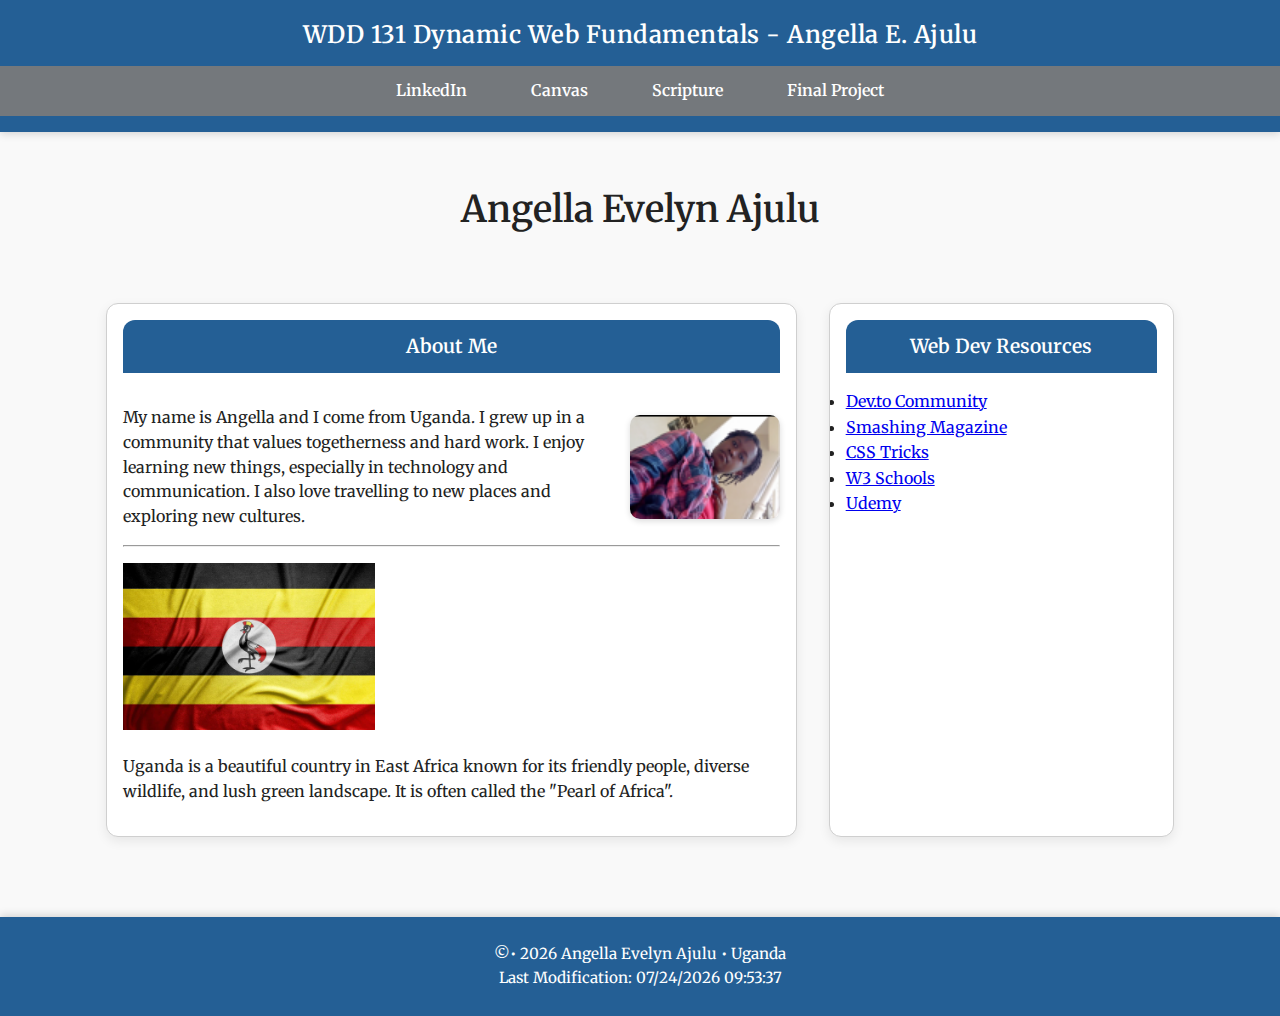
<file: index.html>
<!doctype html>
<html lang="en">
<head>
    <meta charset="utf-8">
    <meta name="viewport" content="width=device-width, initial-scale=1">
    <title>WDD 131  Dynamic Web Fundamentals | Angella Evelyn Ajulu</title>
    <meta name="description" content="WDD 131  Dynamic Web Fundamentals — Angella Evelyn Ajulu — home/landing page for course">
    <meta name="author" content="Angella Evelyn Ajulu">


    <!-- Google Fonts example -->
    <link rel="preconnect" href="https://fonts.googleapis.com">
    <link rel="preconnect" href="https://fonts.gstatic.com" crossorigin>
    <link href="https://fonts.googleapis.com/css2?family=Merriweather:wght@300;700&family=Roboto:wght@300;400;700&display=swap" rel="stylesheet">


    <link rel="stylesheet" href="styles/base.css">
    <script defer src="scripts/getdates.js"></script>
</head>
<body>
    <header>
        <span id="course-title">WDD 131  Dynamic Web Fundamentals - Angella E. Ajulu</span>
        <nav>
            <ul>
                <li><a href="https://www.linkedin.com/in/yourprofile" target="_blank" rel="noopener">LinkedIn</a></li>
                <li><a href="https://byupw.instructure.com/" target="_blank" rel="noopener">Canvas</a></li>
                <li><a href="https://www.churchofjesuschrist.org/study/scriptures" target="_blank" rel="noopener">Scripture</a></li>
                <li><a href="#">Final Project</a></li>
            </ul>
        </nav>
    </header>


    <main>
        <h1> Angella Evelyn Ajulu</h1>


        <section class="card">
            <h2>About Me</h2>
            <div class="card-content about-me">
                <div class="text">
                    <p>My name is Angella and I come from Uganda. I grew up in a community that values togetherness and hard work. I enjoy learning new things, especially in technology and communication. I also love travelling to new places and exploring new cultures.</p>
                </div>
                <img src="images/profile.png" alt="Portrait of Angella" class="profile">
            </div>
            
            <hr class="separator">
            
            <div class="card-content flag">
                <img src="images/uganda.png" alt="Official Flag of Uganda" class="flag">
                <div class="text">
                    <p>Uganda is a beautiful country in East Africa known for its friendly people, diverse wildlife, and lush green landscape. It is often called the "Pearl of Africa".</p>
                </div>
            </div>
        </section>


        <section class="card">
            <h2>Web Dev Resources</h2>
            <ul>
                <li><a href="https://dev.to/" target="_blank" rel="noopener">Dev.to Community</a></li>
                <li><a href="https://www.smashingmagazine.com/" target="_blank" rel="noopener">Smashing Magazine</a></li>
                <li><a href="https://css-tricks.com/" target="_blank" rel="noopener">CSS Tricks</a></li>
                <li><a href="https://www.w3schools.com/" target="_blank" rel="noopener">W3 Schools</a></li>
                <li><a href="https://www.udemy.com/" target="_blank" rel="noopener">Udemy</a></li>
            </ul>
        </section>
    </main>


    <footer>
        <p>©• <span id="currentyear"></span> Angella Evelyn Ajulu • Uganda</p>
        <p id="lastModified"></p>
    </footer>
</body>
</html>
</file>
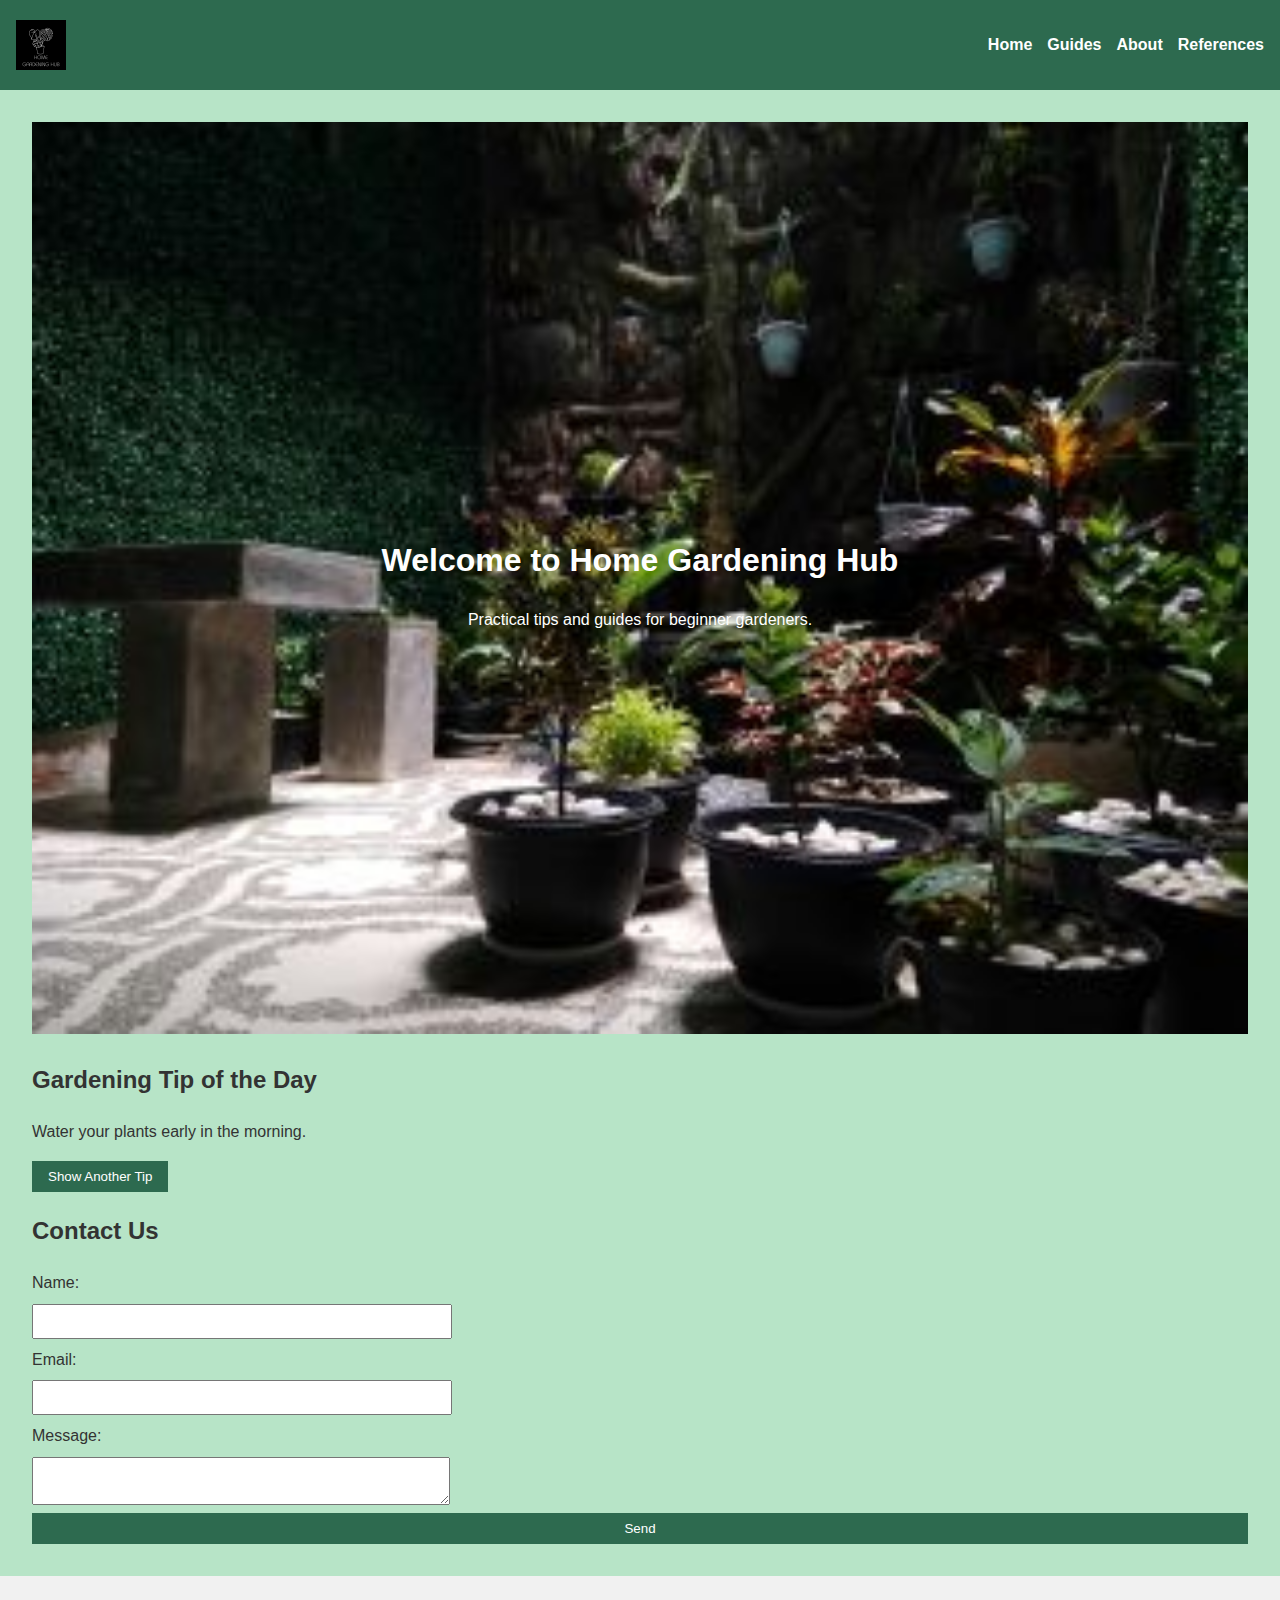
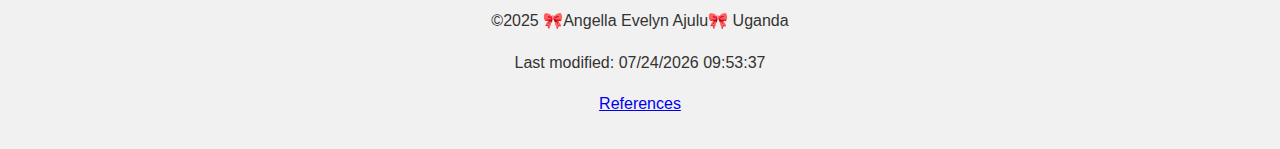
<file: project/index.html>
<!DOCTYPE html>
<html lang="en">
<head>
    <meta charset="UTF-8">
    <meta name="viewport" content="width=device-width, initial-scale=1.0">
    <meta name="description" content="Home Gardening Hub provides beginner gardeners with tips, guides, and resources to grow a home garden effectively and sustainably.">
    <title>Home Gardening Hub</title>
    <meta name="author" content="Angella Evelyn About">
    <link rel="stylesheet" href="styles/style.css">
</head>
<body>
    <header>
        <img src="images/logos.png" alt="Home Gardening Hub Logo" class="logo">
        <nav>
            <ul>
                <li><a href="index.html">Home</a></li>
                <li><a href="guides.html">Guides</a></li>
                <li><a href="about.html">About</a></li>
                <li><a href="references.html">References</a></li>
            </ul>
        </nav>
    </header>


    <main>
        <section class="hero">
            <img src="images/plants/plant1.jpg" alt="Beautiful Home Garden" loading="lazy">
            <div class="hero-text">
                <h1>Welcome to Home Gardening Hub</h1>
                <p>Practical tips and guides for beginner gardeners.</p>
            </div>
        </section>


        <section id="intro">
            <h2>Gardening Tip of the Day</h2>
            <p id="tipOutput"></p>
            <button id="showTipBtn">Show Another Tip</button>
        </section>


        <section id="contact">
            <h2>Contact Us</h2>
            <form id="contactForm">
                <label for="name">Name:</label>
                <input type="text" id="name" name="name" required>


                <label for="email">Email:</label>
                <input type="email" id="email" name="email" required>


                <label for="message">Message:</label>
                <textarea id="message" name="message" required></textarea>


                <button type="submit">Send</button>
            </form>
        </section>
    </main>


    <footer>
        <p>©2025 🎀Angella Evelyn Ajulu🎀 Uganda</p>
        <p>Last modified: <span id="lastModified"></span></p>
        <p><a href="references.html">References</a></p>
    </footer>


    <script src="scripts/script.js"></script>
</body>
</html>
</file>
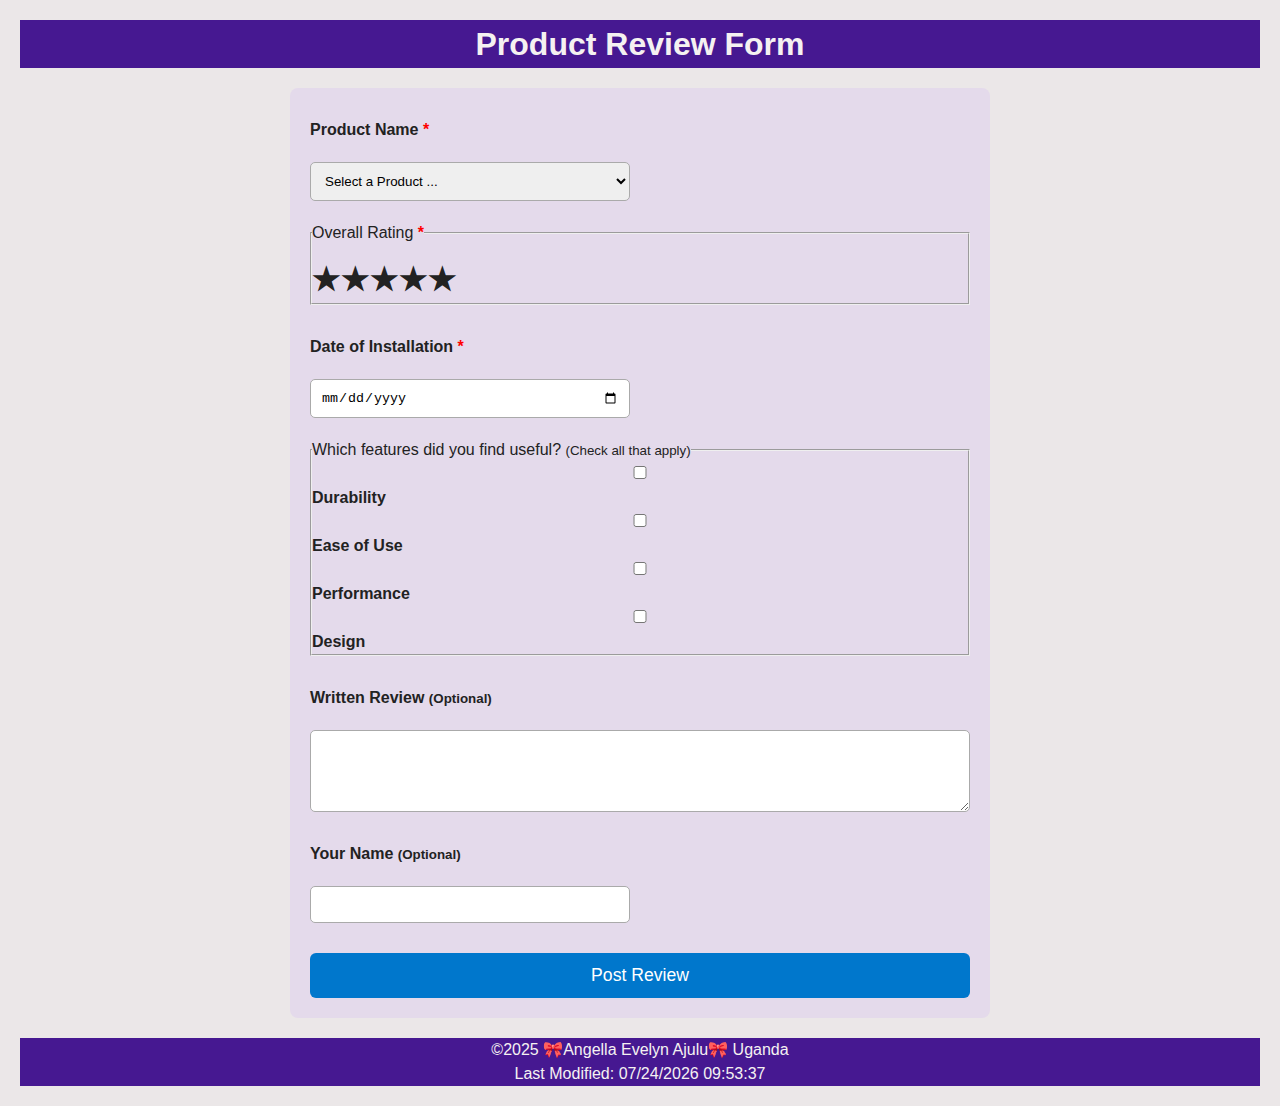
<file: form.html>
<!DOCTYPE html>
<html lang="en">
<head>
  <meta charset="UTF-8">
  <meta name="viewport" content="width=device-width, initial-scale=1.0">
  <title>Product Review Form</title>
  <meta name="description" content="A product review form allowing users to share their experience with selected products.">
  <meta name="author" content="Angella Evelyn Ajulu">

  <link rel="stylesheet" href="styles/form.css">
  <script src="scripts/form.js" defer></script>
</head>

<body>
<header>
  <h1>Product Review Form</h1>
</header>

<main>
<form method="get" action="review.html" id="reviewForm">

  <!-- PRODUCT NAME -->
  <label for="productName">Product Name <span class="required">*</span></label>
  <select id="productName" name="productName" required>
      <option value="" disabled selected>Select a Product ...</option>
  </select>

  <!-- RATING -->
  <fieldset class="rating">
    <legend>Overall Rating <span class="required">*</span></legend>

    <div class="stars">
      <input type="radio" id="rate5" name="rating" value="5" required>
      <label for="rate5">★</label>

      <input type="radio" id="rate4" name="rating" value="4" required>
      <label for="rate4">★</label>

      <input type="radio" id="rate3" name="rating" value="3" required>
      <label for="rate3">★</label>

      <input type="radio" id="rate2" name="rating" value="2" required>
      <label for="rate2">★</label>

      <input type="radio" id="rate1" name="rating" value="1" required>
      <label for="rate1">★</label>
    </div>
  </fieldset>

  <!-- DATE -->
  <label for="installDate">Date of Installation <span class="required">*</span></label>
  <input type="date" id="installDate" name="installDate" required>

  <!-- FEATURES -->
  <fieldset id="features">
    <legend>Which features did you find useful? <small>(Check all that apply)</small></legend>

    <div class="feature-item">
      <input type="checkbox" id="durable" name="features" value="Durability">
      <label for="durable">Durability</label>
    </div>

    <div class="feature-item">
      <input type="checkbox" id="easy" name="features" value="Ease of Use">
      <label for="easy">Ease of Use</label>
    </div>

    <div class="feature-item">
      <input type="checkbox" id="performance" name="features" value="Performance">
      <label for="performance">Performance</label>
    </div>

    <div class="feature-item">
      <input type="checkbox" id="design" name="features" value="Design">
      <label for="design">Design</label>
    </div>
  </fieldset>

  <!-- REVIEW -->
  <label for="reviewText">Written Review <small>(Optional)</small></label>
  <textarea id="reviewText" name="reviewText" rows="4"></textarea>

  <!-- USER NAME -->
  <label for="userName">Your Name <small>(Optional)</small></label>
  <input type="text" id="userName" name="userName">

  <input type="submit" value="Post Review">
</form>
</main>

<footer>
  <p>©2025 🎀Angella Evelyn Ajulu🎀 Uganda</p>
  <p>Last Modified: <span id="lastModified"></span></p>
</footer>

</body>
</html>
</file>
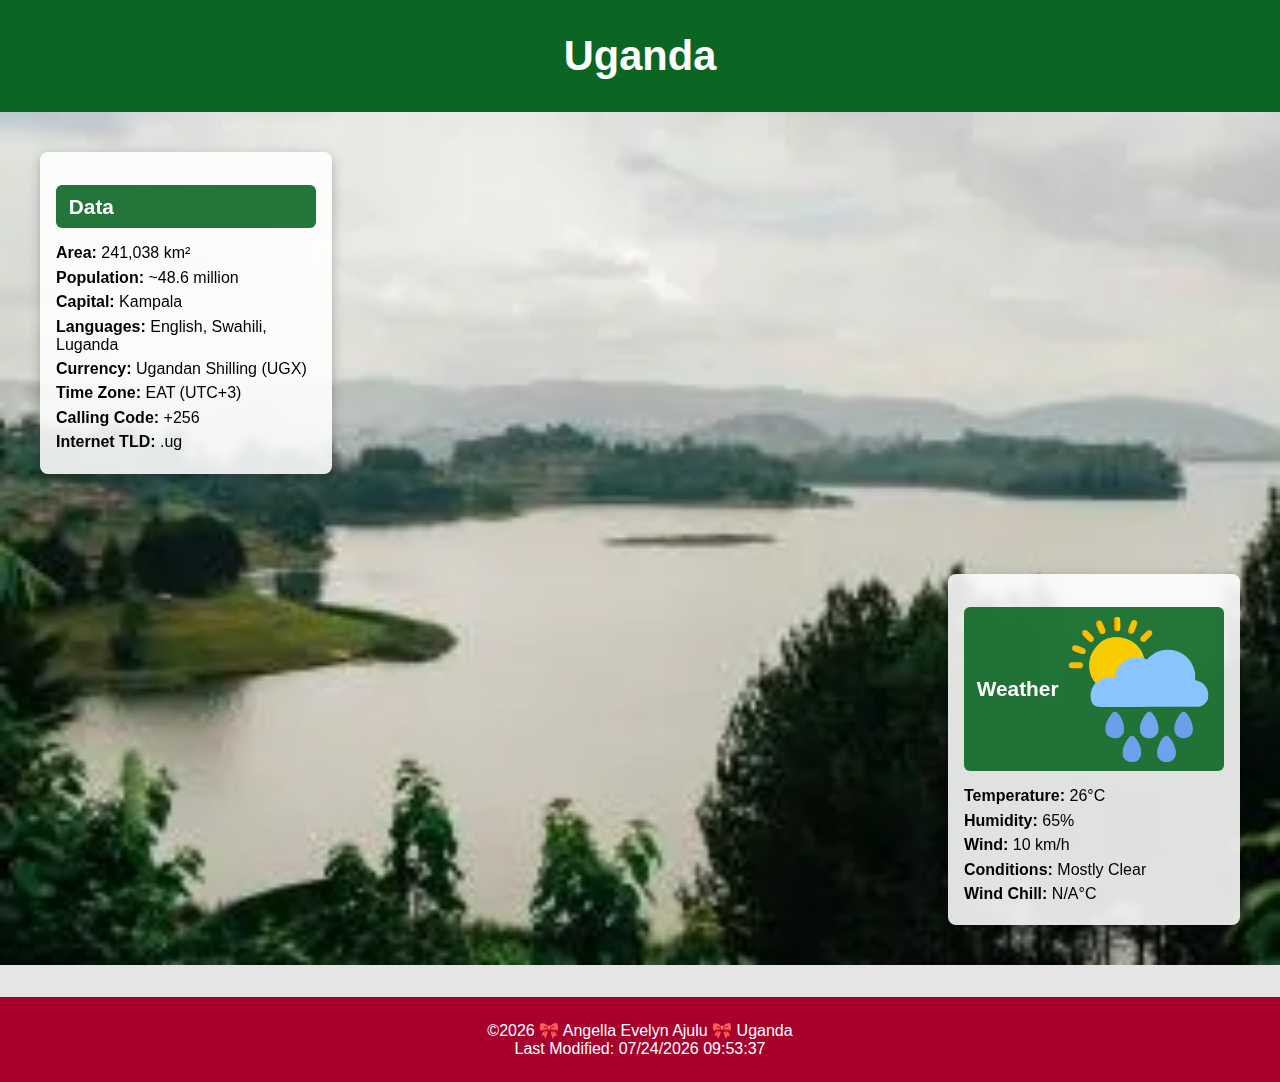
<file: place.html>
<!DOCTYPE html>
<html lang="en">
<head>
    <meta charset="UTF-8" />
    <meta name="viewport" content="width=device-width, initial-scale=1.0"/>
    <title>Uganda — The Pearl of Africa</title>
    <meta name="description" content="Uganda — the Pearl of Africa: lush landscapes, vibrant culture, and abundant wildlife." />
    <meta name="author" content="Angella Evelyn Ajulu" />
    <link rel="stylesheet" href="styles/place.css">
    <script src="scripts/place.js" defer></script>
</head>
<body>
    <header>
        <h1>Uganda</h1>
    </header>

    <main>
        <!-- HERO SECTION: picture + cards inside hero (cards float over image) -->
        <section class="hero">
            <picture>
                <source srcset="images/hero-small.webp" media="(max-width:600px)">
                <source srcset="images/hero-medium.webp" media="(max-width:1200px)">
                <img src="images/hero-large.webp" alt="Uganda landscape">
            </picture>

            <!-- DATA CARD (top-left) -->
            <article class="card data-card" aria-labelledby="data-title">
                <h2 id="data-title" class="card-title">Data</h2>
                <ul>
                    <li><strong>Area:</strong> 241,038 km²</li>
                    <li><strong>Population:</strong> ~48.6 million</li>
                    <li><strong>Capital:</strong> Kampala</li>
                    <li><strong>Languages:</strong> English, Swahili, Luganda</li>
                    <li><strong>Currency:</strong> Ugandan Shilling (UGX)</li>
                    <li><strong>Time Zone:</strong> EAT (UTC+3)</li>
                    <li><strong>Calling Code:</strong> +256</li>
                    <li><strong>Internet TLD:</strong> .ug</li>
                </ul>
            </article>

            <!-- WEATHER CARD (bottom-right) -->
            <article class="card weather-card" aria-labelledby="weather-title">
                <h2 id="weather-title" class="card-title">
                    <!-- inline SVG icon for accessibility and to ensure validator sees an SVG -->
                    <span class="title-left">Weather</span>
                    <span class="title-icon" aria-hidden="true">
                     <img src="images/icons/weather-ic.svg" alt="Partly Cloudy" width="22" height="22">
                    </span>
                </h2>

                <ul>
                    <li><strong>Temperature:</strong> <span id="temp">26°C</span></li>
                    <li><strong>Humidity:</strong> 65%</li>
                    <li><strong>Wind:</strong> <span id="wind">10 km/h</span></li>
                    <li><strong>Conditions:</strong> Mostly Clear</li>
                    <li><strong>Wind Chill:</strong> <span id="windchill">N/A</span></li>
                </ul>
            </article>
        </section>
    </main>

    <footer>
        ©<span id="year">2025</span> 🎀 Angella Evelyn Ajulu 🎀 Uganda
        <br>Last Modified: <span id="last-modified"></span>
    </footer>
</body>
</html>
</file>
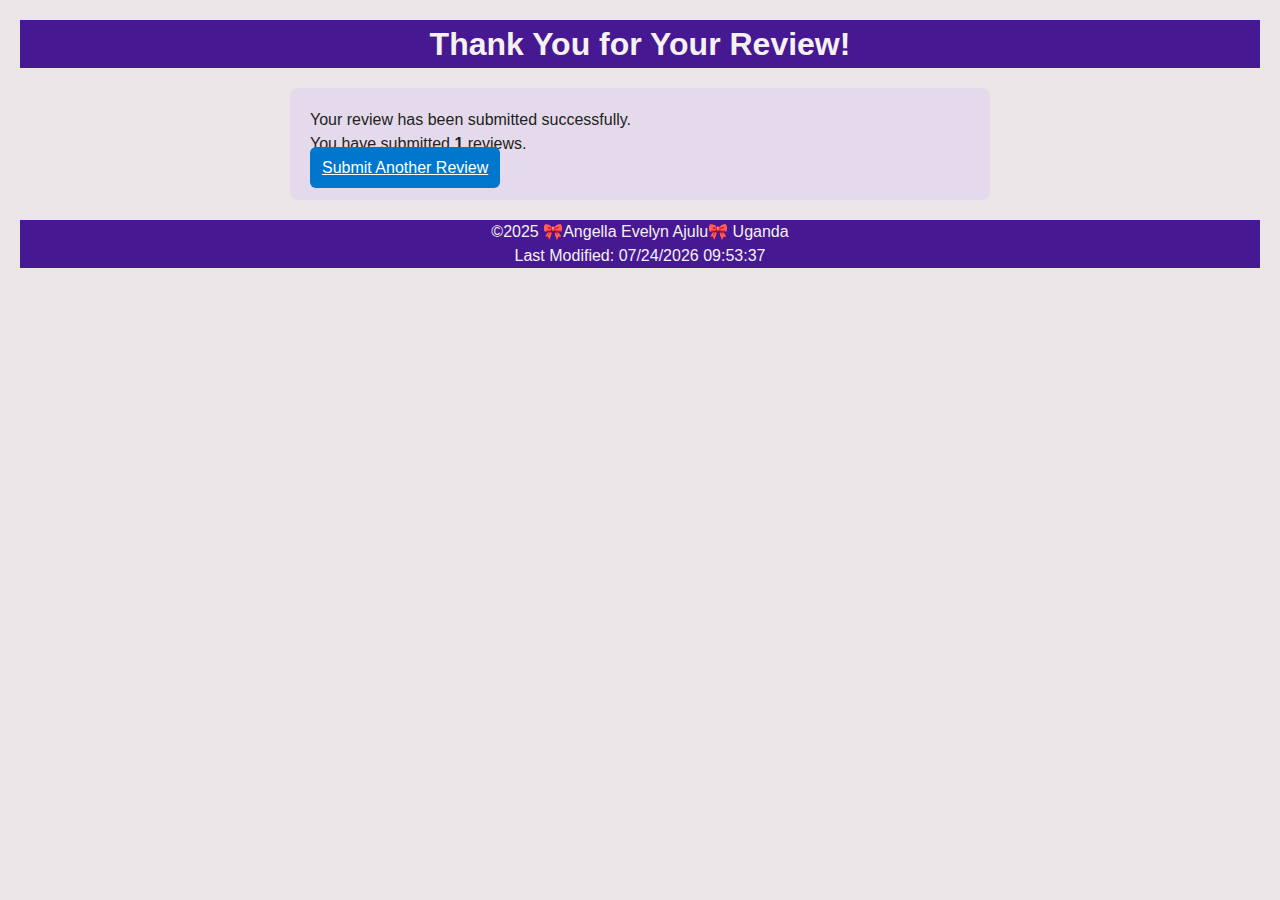
<file: review.html>
<!DOCTYPE html>
<html lang="en">
<head>
  <meta charset="UTF-8">
  <meta name="viewport" content="width=device-width, initial-scale=1.0">
  <title>Review Submitted</title>
  <link rel="stylesheet" href="styles/form.css">
</head>

<body>
<header>
  <h1>Thank You for Your Review!</h1>
</header>

<main>
  <p>Your review has been submitted successfully.</p>

  <p>You have submitted <strong id="reviewCounter">0</strong> reviews.</p>

  <a href="form.html" class="back-btn">Submit Another Review</a>
</main>

<footer>
  <p>©2025 🎀Angella Evelyn Ajulu🎀 Uganda</p>
  <p>Last Modified: <span id="lastModified"></span></p>
</footer>

<script src="scripts/form.js"></script>
</body>
</html>
</file>
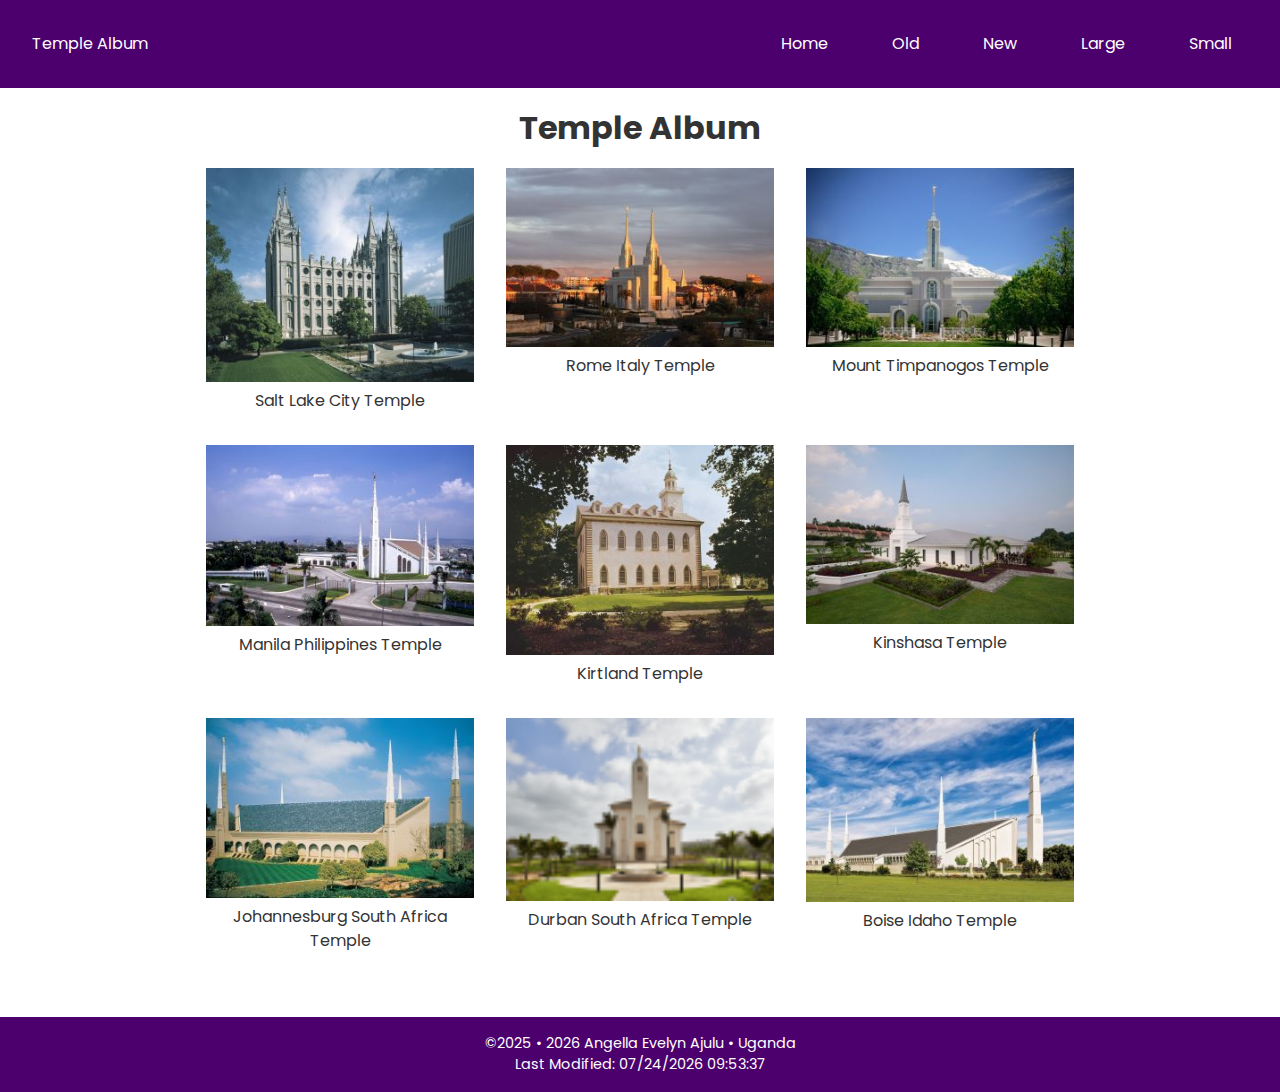
<file: temples.html>
<!DOCTYPE html>
<html lang="en">
<head>
  <meta charset="UTF-8">
  <meta name="viewport" content="width=device-width, initial-scale=1.0">
  <title>Temple Album</title>
  <meta name="description" content="Temple Album showcasing temples around the world with responsive layout and filtering.">
  <meta name="author" content="Angella Evelyn Ajulu">

  <!-- Google Fonts -->
  <link rel="preconnect" href="https://fonts.googleapis.com">
  <link rel="preconnect" href="https://fonts.gstatic.com" crossorigin>
  <link rel="stylesheet" href="https://fonts.googleapis.com/css2?family=Poppins:wght@300;500;700&display=swap">

  <!-- CSS -->
  <link rel="stylesheet" href="styles/temples.css">
  <link rel="stylesheet" href="styles/temples-large.css">

  <!-- JavaScript -->
  <script src="scripts/temples.js" defer></script>
</head>

<body>

  <header>
    <p class="site-title">Temple Album</p>
    <button id="hamburger">☰</button>

    <nav id="navMenu">
      <a href="#">Home</a>
      <a href="#">Old</a>
      <a href="#">New</a>
      <a href="#">Large</a>
      <a href="#">Small</a>
    </nav>
  </header>

  <main>
    <h1>Temple Album</h1>

    <section class="grid-container">

      <figure>
        <img src="images/salt_lake_city_temple.jpg" alt="Salt Lake City Temple">
        <figcaption>Salt Lake City Temple</figcaption>
      </figure>

      <figure>
        <img src="images/rome_italy_temple.jpg" alt="Rome Italy Temple">
        <figcaption>Rome Italy Temple</figcaption>
      </figure>

      <figure>
        <img src="images/mount_timpanogos_temple.jpg" alt="Mount Timpanogos Temple">
        <figcaption>Mount Timpanogos Temple</figcaption>
      </figure>

      <figure>
        <img src="images/manila_philippines_temple.jpg" alt="Manila Philippines Temple">
        <figcaption>Manila Philippines Temple</figcaption>
      </figure>

      <figure>
        <img src="images/kirtland_temple.jpg" alt="Kirtland Temple">
        <figcaption>Kirtland Temple</figcaption>
      </figure>

      <figure>
        <img src="images/kinshasa_temple_exterior.jpg" alt="Kinshasa Temple">
        <figcaption>Kinshasa Temple</figcaption>
      </figure>

      <figure>
        <img src="images/johannesburg_temple.jpg" alt="Johannesburg South Africa Temple">
        <figcaption>Johannesburg South Africa Temple</figcaption>
      </figure>

      <figure>
        <img src="images/durban_south_africa_temple.png" alt="Durban South Africa Temple">
        <figcaption>Durban South Africa Temple</figcaption>
      </figure>

      <figure>
        <img src="images/boise_idaho_temple_lds.jpg" alt="Boise Idaho Temple">
        <figcaption>Boise Idaho Temple</figcaption>
      </figure>

    </section>
  </main>

  <footer>
    <p>©2025 • <span id="currentyear"></span> Angella Evelyn Ajulu • Uganda</p>
    <p>Last Modified: <span id="lastModified"></span></p>
  </footer>

</body>
</html>
</file>
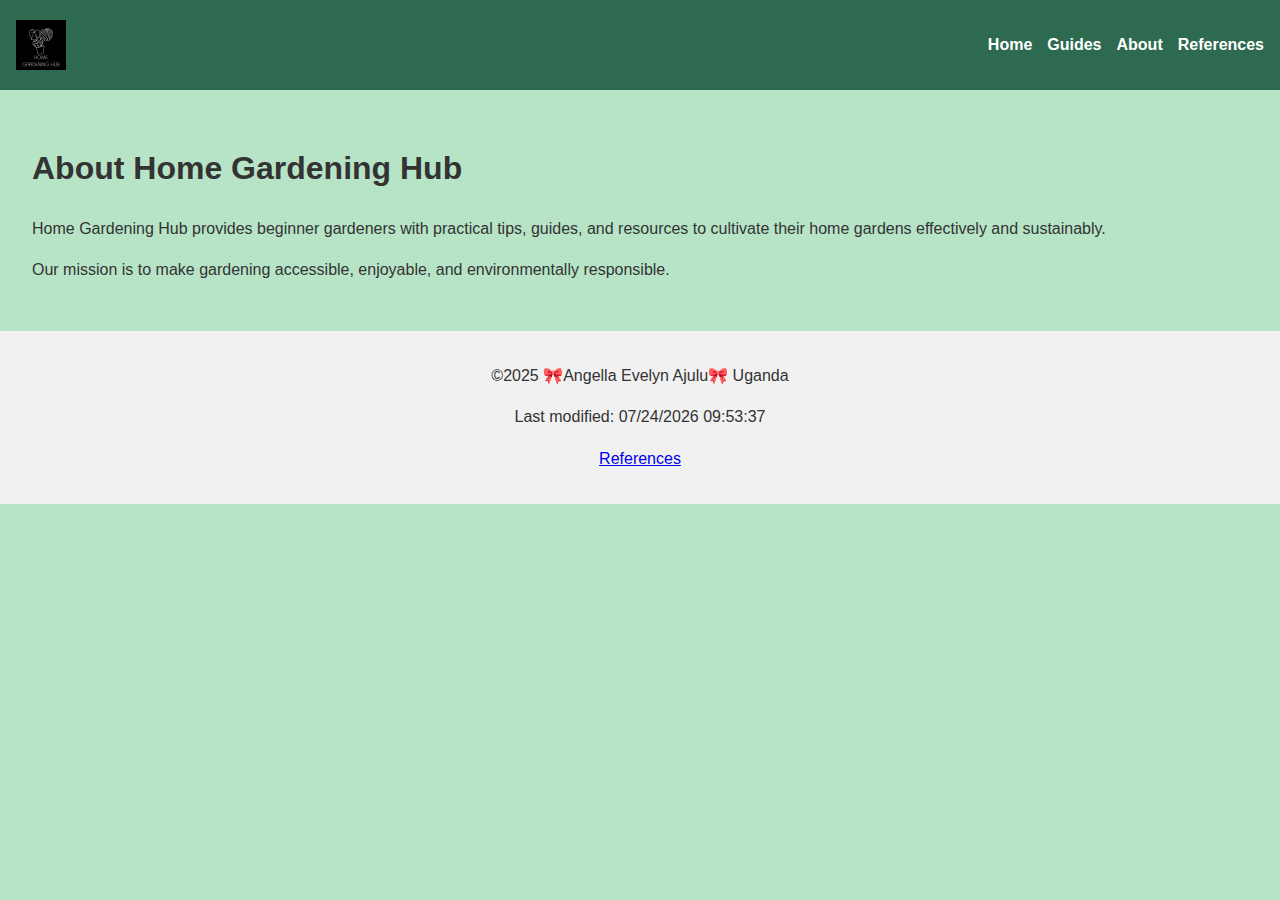
<file: project/about.html>
<!DOCTYPE html>
<html lang="en">
<head>
    <meta charset="UTF-8">
    <meta name="viewport" content="width=device-width, initial-scale=1.0">
    <meta name="description" content="Learn about Home Gardening Hub, its mission, and how it helps beginner gardeners cultivate their home gardens effectively.">
    <title>About - Home Gardening Hub</title>
    <meta name="author" content="Angella Evelyn Ajulu">
    <link rel="stylesheet" href="styles/style.css">
</head>
<body>
    <header>
        <img src="images/logos.png" alt="Home Gardening Hub Logo" class="logo">
        <nav>
            <ul>
                <li><a href="index.html">Home</a></li>
                <li><a href="guides.html">Guides</a></li>
                <li><a href="about.html">About</a></li>
                <li><a href="references.html">References</a></li>
            </ul>
        </nav>
    </header>


    <main>
        <h1>About Home Gardening Hub</h1>
        <p>Home Gardening Hub provides beginner gardeners with practical tips, guides, and resources to cultivate their home gardens effectively and sustainably.</p>
        <p>Our mission is to make gardening accessible, enjoyable, and environmentally responsible.</p>
    </main>


    <footer>
        <p>©2025 🎀Angella Evelyn Ajulu🎀 Uganda</p>    
        <p>Last modified: <span id="lastModified"></span></p>
        <p><a href="references.html">References</a></p>
    </footer>


    <script src="scripts/script.js"></script>
</body>
</html>
</file>
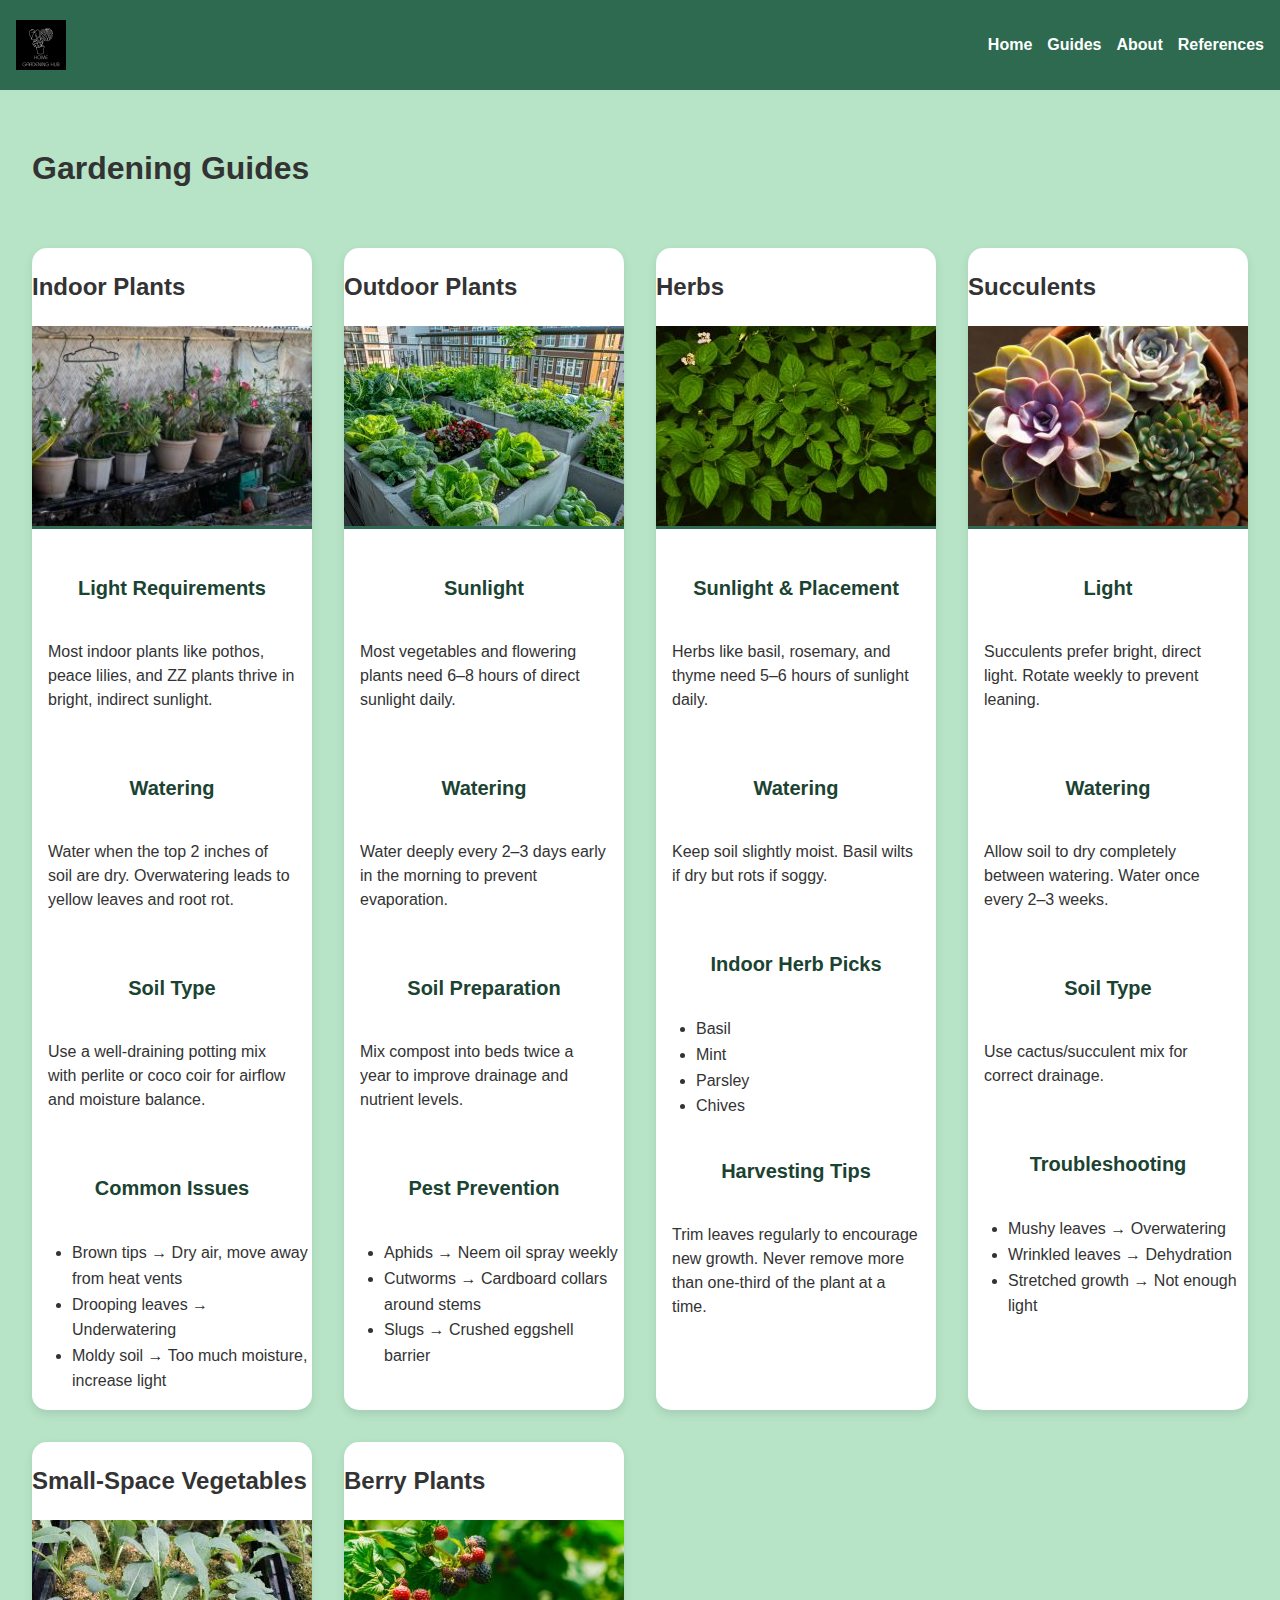
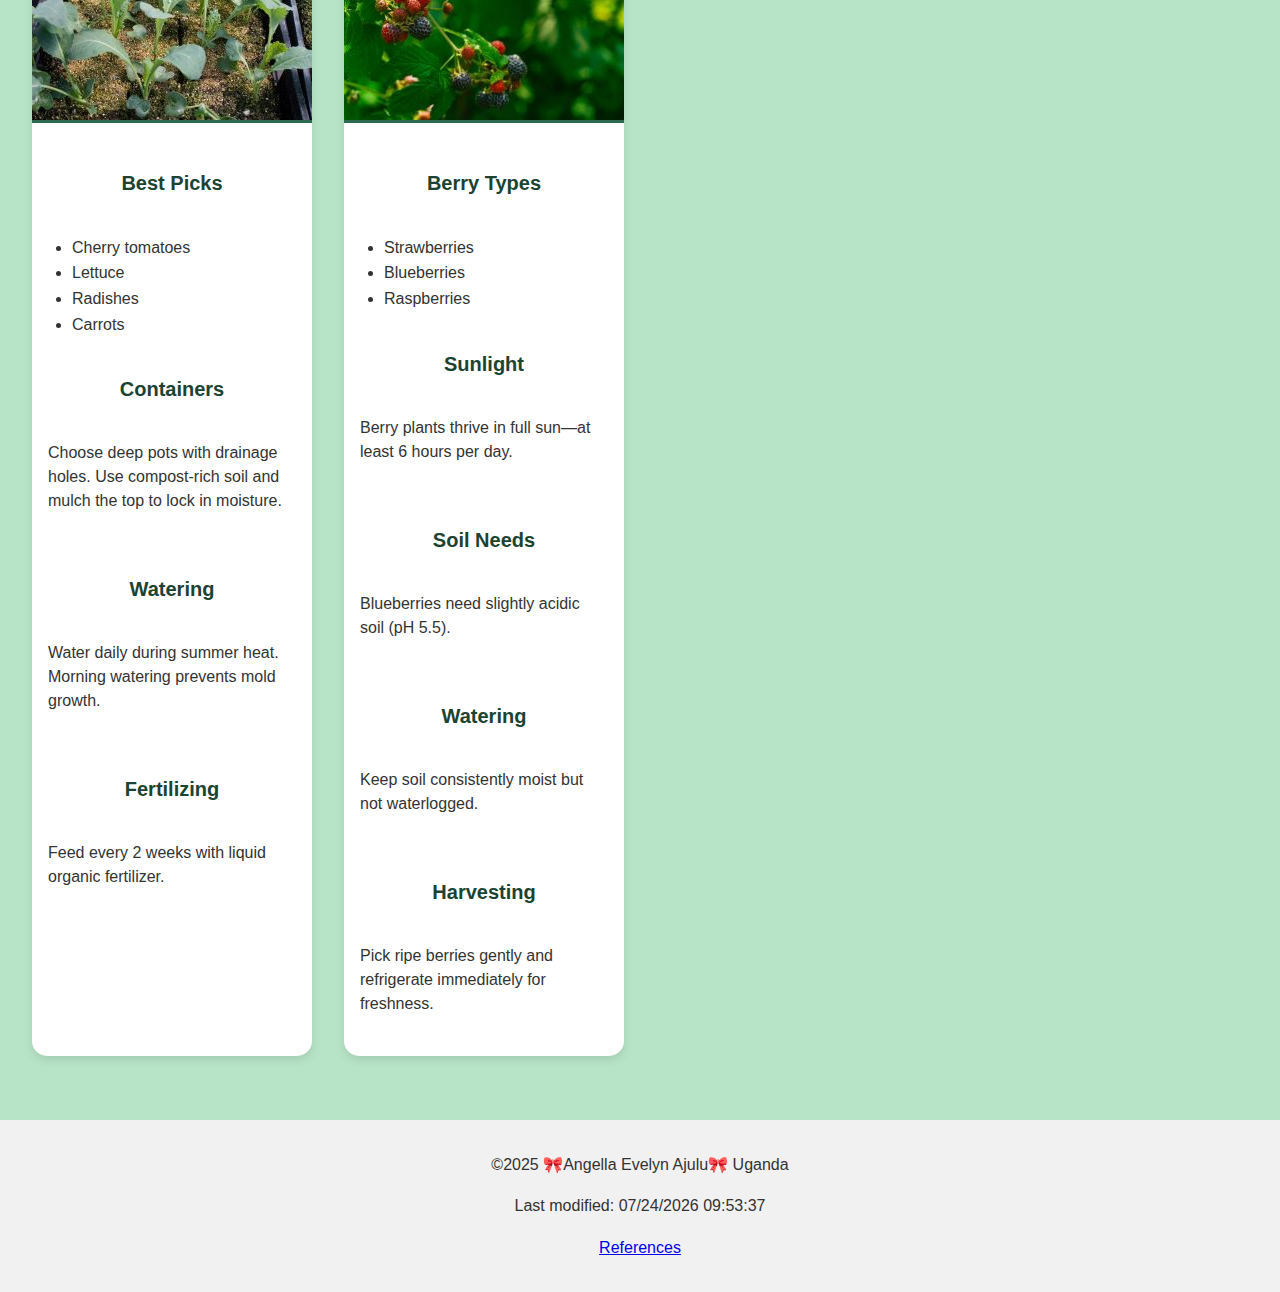
<file: project/guides.html>
<!DOCTYPE html>
<html lang="en">
<head>
    <meta charset="UTF-8">
    <meta name="viewport" content="width=device-width, initial-scale=1.0">
    <meta name="description" content="Detailed guides on indoor and outdoor plant care, soil management, watering, and sunlight requirements for beginner gardeners.">
    <title>Guides - Home Gardening Hub</title>
    <meta name="author" content="Angella Evelyn Ajulu">
    <link rel="stylesheet" href="styles/style.css">
</head>
<body>
    <header>
        <img src="images/logos.png" alt="Home Gardening Hub Logo" class="logo">
        <nav>
            <ul>
                <li><a href="index.html">Home</a></li>
                <li><a href="guides.html">Guides</a></li>
                <li><a href="about.html">About</a></li>
                <li><a href="references.html">References</a></li>
            </ul>
        </nav>
    </header>


    <main>
        <h1>Gardening Guides</h1>
        <section class="guides-grid">
            <div class="guide">
                <h2>Indoor Plants</h2>
                <img src="images/plants/plant2.jpg" alt="Indoor Plant" loading="lazy">
                <h3>Light Requirements</h3>
                <p>Most indoor plants like pothos, peace lilies, and ZZ plants thrive in bright, indirect sunlight.</p>
                <h3>Watering</h3>
                <p>Water when the top 2 inches of soil are dry. Overwatering leads to yellow leaves and root rot.</p>
                <h3>Soil Type</h3>
                <p>Use a well‑draining potting mix with perlite or coco coir for airflow and moisture balance.</p>
                <h3>Common Issues</h3>
                <ul>
                    <li>Brown tips → Dry air, move away from heat vents</li>
                    <li>Drooping leaves → Underwatering</li>
                    <li>Moldy soil → Too much moisture, increase light</li>
                </ul>
            </div>
            <div class="guide">
                <h2>Outdoor Plants</h2>
                <img src="images/plants/plant3.jpg" alt="Outdoor Plant" loading="lazy">
                <h3>Sunlight</h3>
                <p>Most vegetables and flowering plants need 6–8 hours of direct sunlight daily.</p>
                <h3>Watering</h3>
                <p>Water deeply every 2–3 days early in the morning to prevent evaporation.</p>
                <h3>Soil Preparation</h3>
                <p>Mix compost into beds twice a year to improve drainage and nutrient levels.</p>
                <h3>Pest Prevention</h3>
                <ul>
                    <li>Aphids → Neem oil spray weekly</li>
                    <li>Cutworms → Cardboard collars around stems</li>
                    <li>Slugs → Crushed eggshell barrier</li>
                </ul>
            </div>
            <div class="guide">
                <h2>Herbs</h2>
                <img src="images/plants/plant4.jpg" alt="Herb Plant" loading="lazy">
                <h3>Sunlight & Placement</h3>
                <p>Herbs like basil, rosemary, and thyme need 5–6 hours of sunlight daily.</p>
                <h3>Watering</h3>
                <p>Keep soil slightly moist. Basil wilts if dry but rots if soggy.</p>
                <h3>Indoor Herb Picks</h3>
                <ul>
                    <li>Basil</li>
                    <li>Mint</li>
                    <li>Parsley</li>
                    <li>Chives</li>
                </ul>
                <h3>Harvesting Tips</h3>
                <p>Trim leaves regularly to encourage new growth. Never remove more than one‑third of the plant at a time.</p>
            </div>

            <div class="guide">
                <h2>Succulents</h2>
                <img src="images/plants/succulent.jpg" alt="Succulent Plants" loading="lazy">
                <h3>Light</h3>
                <p>Succulents prefer bright, direct light. Rotate weekly to prevent leaning.</p>
                <h3>Watering</h3>
                <p>Allow soil to dry completely between watering. Water once every 2–3 weeks.</p>
                <h3>Soil Type</h3>
                <p>Use cactus/succulent mix for correct drainage.</p>
                <h3>Troubleshooting</h3>
                <ul>
                    <li>Mushy leaves → Overwatering</li>
                    <li>Wrinkled leaves → Dehydration</li>
                    <li>Stretched growth → Not enough light</li>
                </ul>
            </div>

            <div class="guide">
                <h2>Small‑Space Vegetables</h2>
                <img src="images/plants/veggies.jpg" alt="Container Vegetables" loading="lazy">
                <h3>Best Picks</h3>
                <ul>
                    <li>Cherry tomatoes</li>
                    <li>Lettuce</li>
                    <li>Radishes</li>
                    <li>Carrots</li>
                </ul>
                <h3>Containers</h3>
                <p>Choose deep pots with drainage holes. Use compost‑rich soil and mulch the top to lock in moisture.</p>
                <h3>Watering</h3>
                <p>Water daily during summer heat. Morning watering prevents mold growth.</p>
                <h3>Fertilizing</h3>
                <p>Feed every 2 weeks with liquid organic fertilizer.</p>
            </div>

            <div class="guide">
                <h2>Berry Plants</h2>
                <img src="images/plants/berries.jpg" alt="Berry Bushes" loading="lazy">
                <h3>Berry Types</h3>
                <ul>
                    <li>Strawberries</li>
                    <li>Blueberries</li>
                    <li>Raspberries</li>
                </ul>
                <h3>Sunlight</h3>
                <p>Berry plants thrive in full sun—at least 6 hours per day.</p>
                <h3>Soil Needs</h3>
                <p>Blueberries need slightly acidic soil (pH 5.5).</p>
                <h3>Watering</h3>
                <p>Keep soil consistently moist but not waterlogged.</p>
                <h3>Harvesting</h3>
                <p>Pick ripe berries gently and refrigerate immediately for freshness.</p>
            </div>
        </section>
    </main>


    <footer>
        <p>©2025 🎀Angella Evelyn Ajulu🎀 Uganda</p>    
        <p>Last modified: <span id="lastModified"></span></p>
        <p><a href="references.html">References</a></p>
    </footer>


    <script src="scripts/script.js"></script>
</body>
</html>
</file>
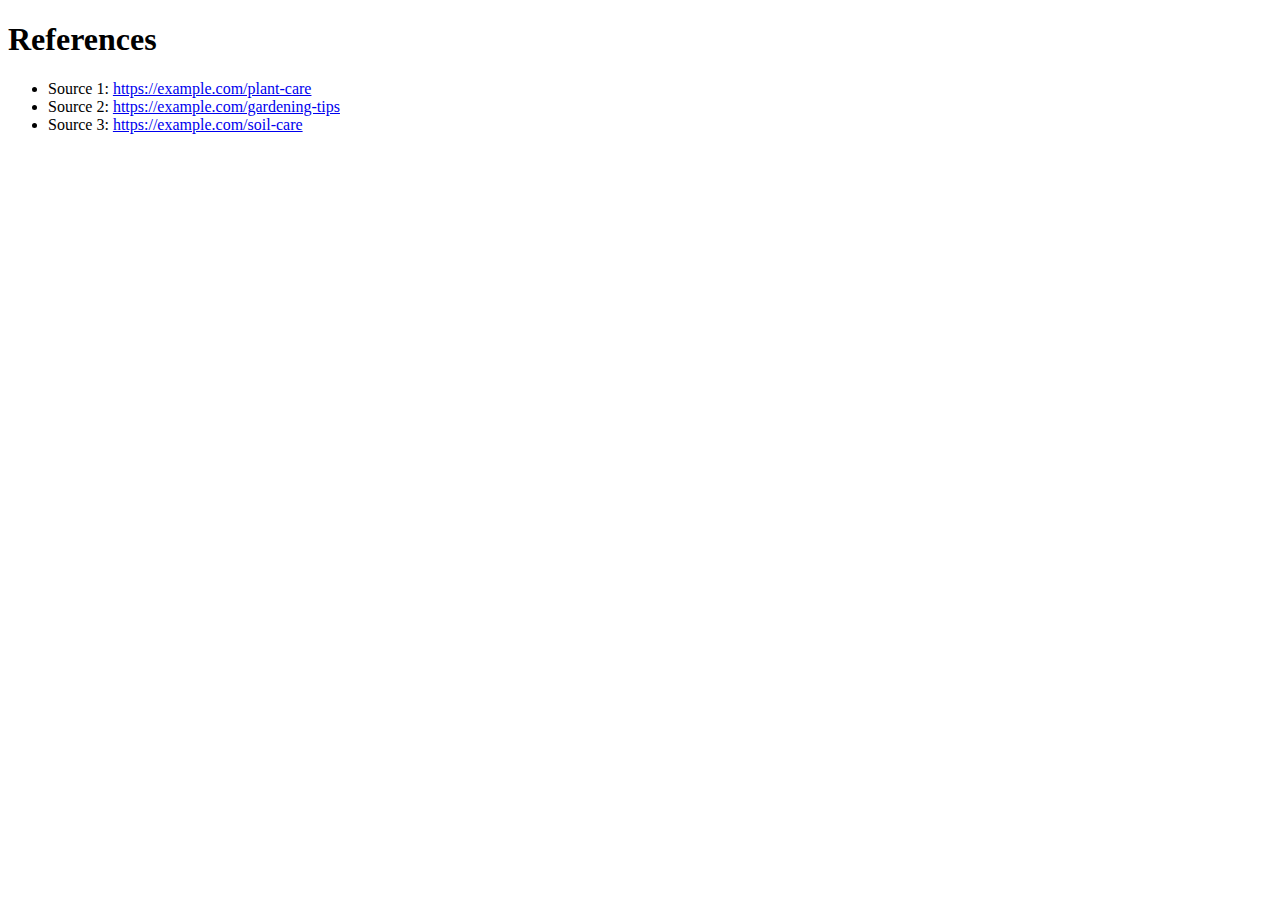
<file: project/references.html>
<!DOCTYPE html>
<html lang="en">
<head>
    <meta charset="UTF-8">
    <meta name="viewport" content="width=device-width, initial-scale=1.0">
    <title>References - Home Gardening Hub</title>
</head>
<body>
    <header>
        <h1>References</h1>
    </header>
    <main>
        <ul>
            <li>Source 1: <a href="#">https://example.com/plant-care</a></li>
            <li>Source 2: <a href="#">https://example.com/gardening-tips</a></li>
            <li>Source 3: <a href="#">https://example.com/soil-care</a></li>
        </ul>
    </main>
</body>
</html>
</file>
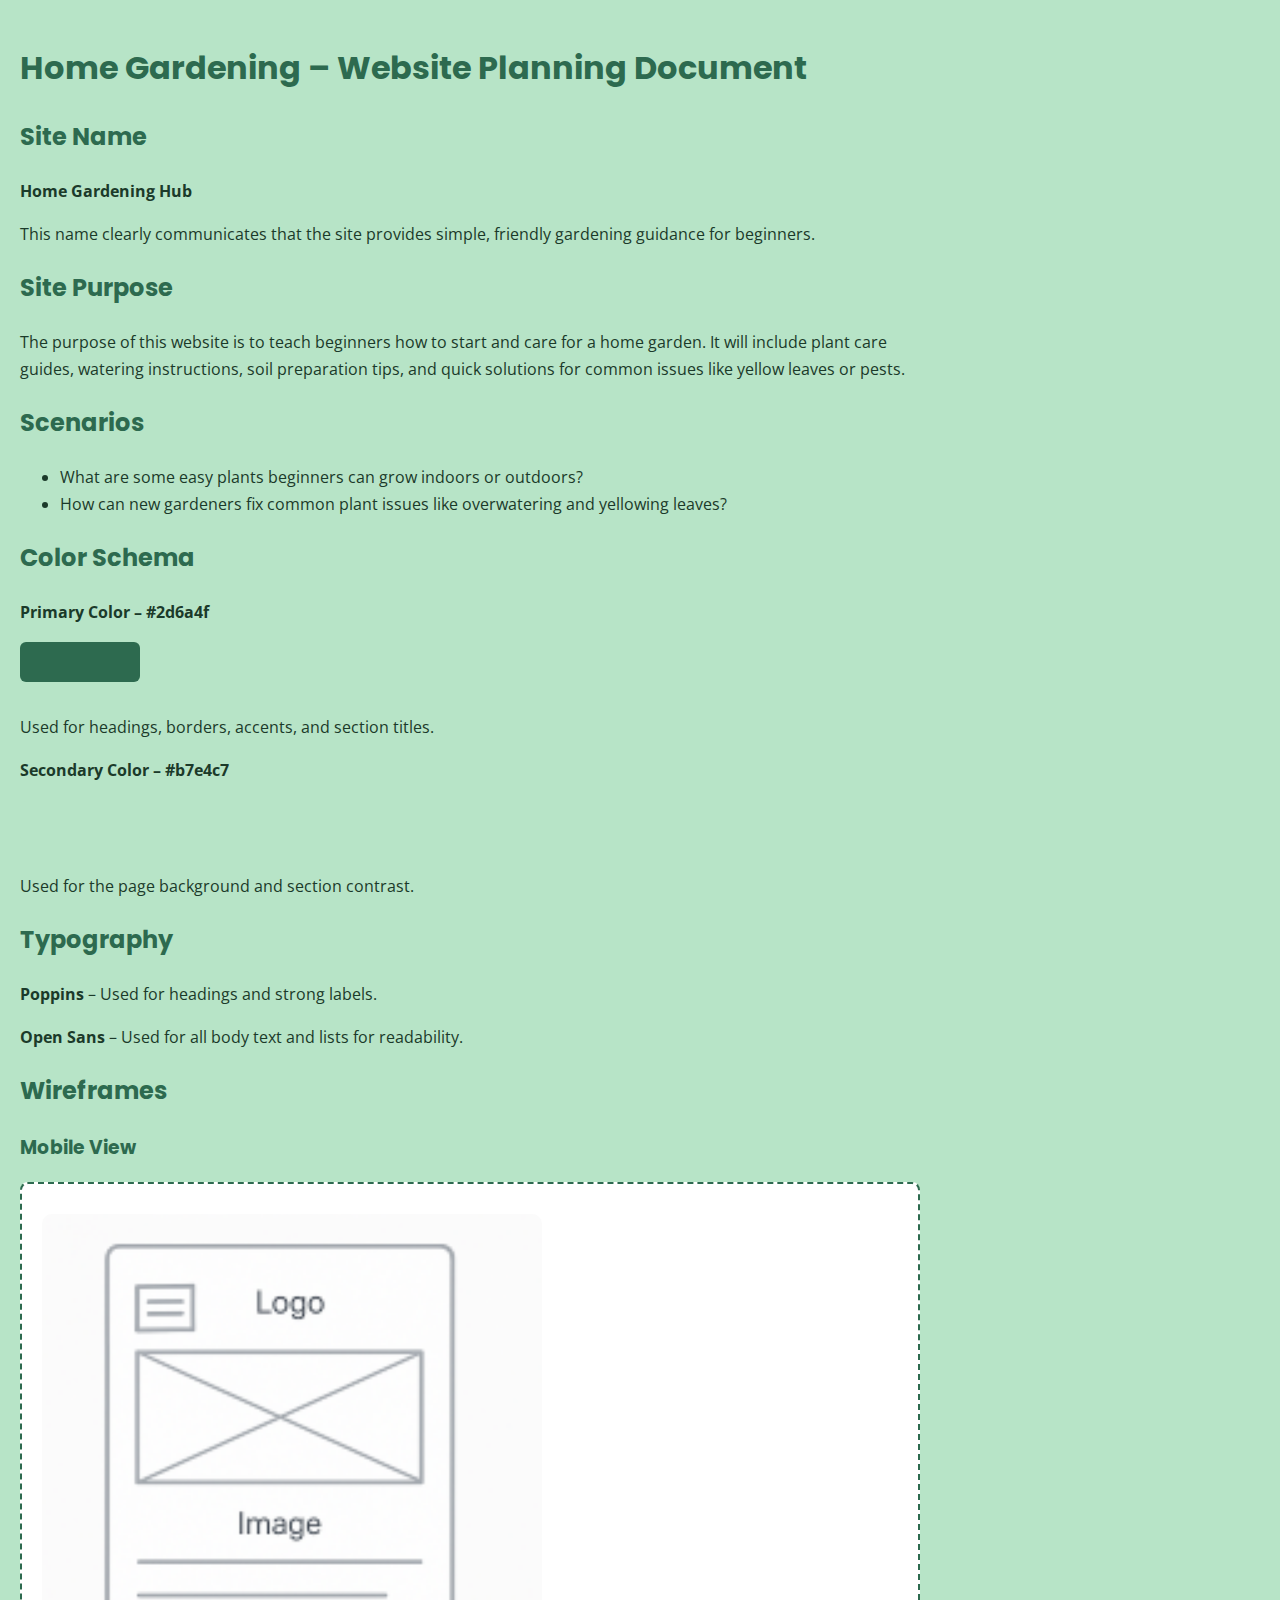
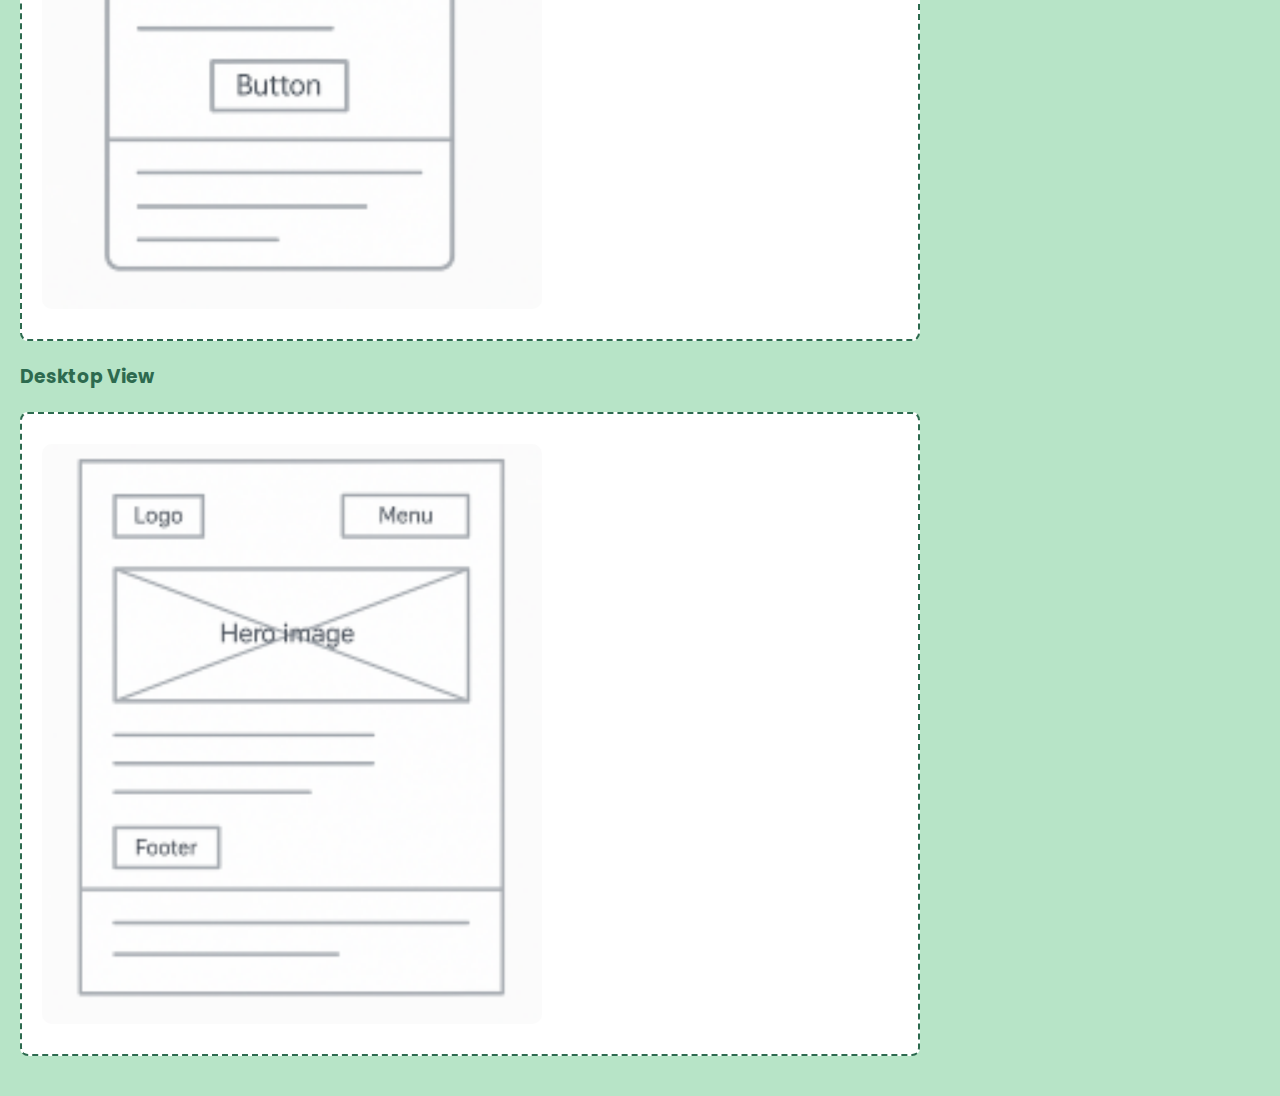
<file: project/siteplan.html>
<!DOCTYPE html>
<html lang="en">
<head>
  <meta charset="UTF-8">
  <meta name="viewport" content="width=device-width, initial-scale=1.0">
  <title>Home Gardening - Site Plan</title>
  <meta name="description" content="Easy home gardening tips and plant care guides for healthy, beautiful home gardens.">
  <meta name="author" content="Angella Evelyn Ajulu">

  <!-- Google Fonts Preconnect (required by assignment) -->
  <link rel="preconnect" href="https://fonts.googleapis.com">
  <link rel="preconnect" href="https://fonts.gstatic.com" crossorigin>

  <!-- Typography -->
  <link href="https://fonts.googleapis.com/css2?family=Poppins:wght@400;600&family=Open+Sans:wght@300;400&display=swap" rel="stylesheet">

  <link rel="stylesheet" href="styles/siteplan.css">
</head>

<body>

  <h1>Home Gardening – Website Planning Document</h1>

  <!-- SITE NAME -->
  <section>
    <h2>Site Name</h2>
    <p><strong>Home Gardening Hub</strong></p>
    <p>This name clearly communicates that the site provides simple, friendly gardening guidance for beginners.</p>
  </section>

  <!-- SITE PURPOSE -->
  <section>
    <h2>Site Purpose</h2>
    <p>
      The purpose of this website is to teach beginners how to start and care for a home garden.
      It will include plant care guides, watering instructions, soil preparation tips, and quick solutions
      for common issues like yellow leaves or pests.
    </p>
  </section>

  <!-- SCENARIOS -->
  <section>
    <h2>Scenarios</h2>
    <ul>
      <li>What are some easy plants beginners can grow indoors or outdoors?</li>
      <li>How can new gardeners fix common plant issues like overwatering and yellowing leaves?</li>
    </ul>
  </section>

  <!-- COLOR SCHEMA -->
  <section>
    <h2>Color Schema</h2>
    <p><strong>Primary Color – #2d6a4f</strong></p>
    <div class="color-box primary"></div>
    <p>Used for headings, borders, accents, and section titles.</p>

    <p><strong>Secondary Color – #b7e4c7</strong></p>
    <div class="color-box secondary"></div>
    <p>Used for the page background and section contrast.</p>
  </section>

  <!-- TYPOGRAPHY -->
  <section>
    <h2>Typography</h2>
    <p><strong>Poppins</strong> – Used for headings and strong labels.</p>
    <p><strong>Open Sans</strong> – Used for all body text and lists for readability.</p>
  </section>

  <!-- WIREFRAMES -->
  <section>
    <h2>Wireframes</h2>

    <h3>Mobile View</h3>
    <div class="wireframe">
      <img src="images/mobile-wireframe.png" alt="Mobile Wireframe">
    </div>

    <h3>Desktop View</h3>
    <div class="wireframe">
      <img src="images/desktop-wireframe.png" alt="Desktop Wireframe">
    </div>

  </section>

</body>
</html>
</file>
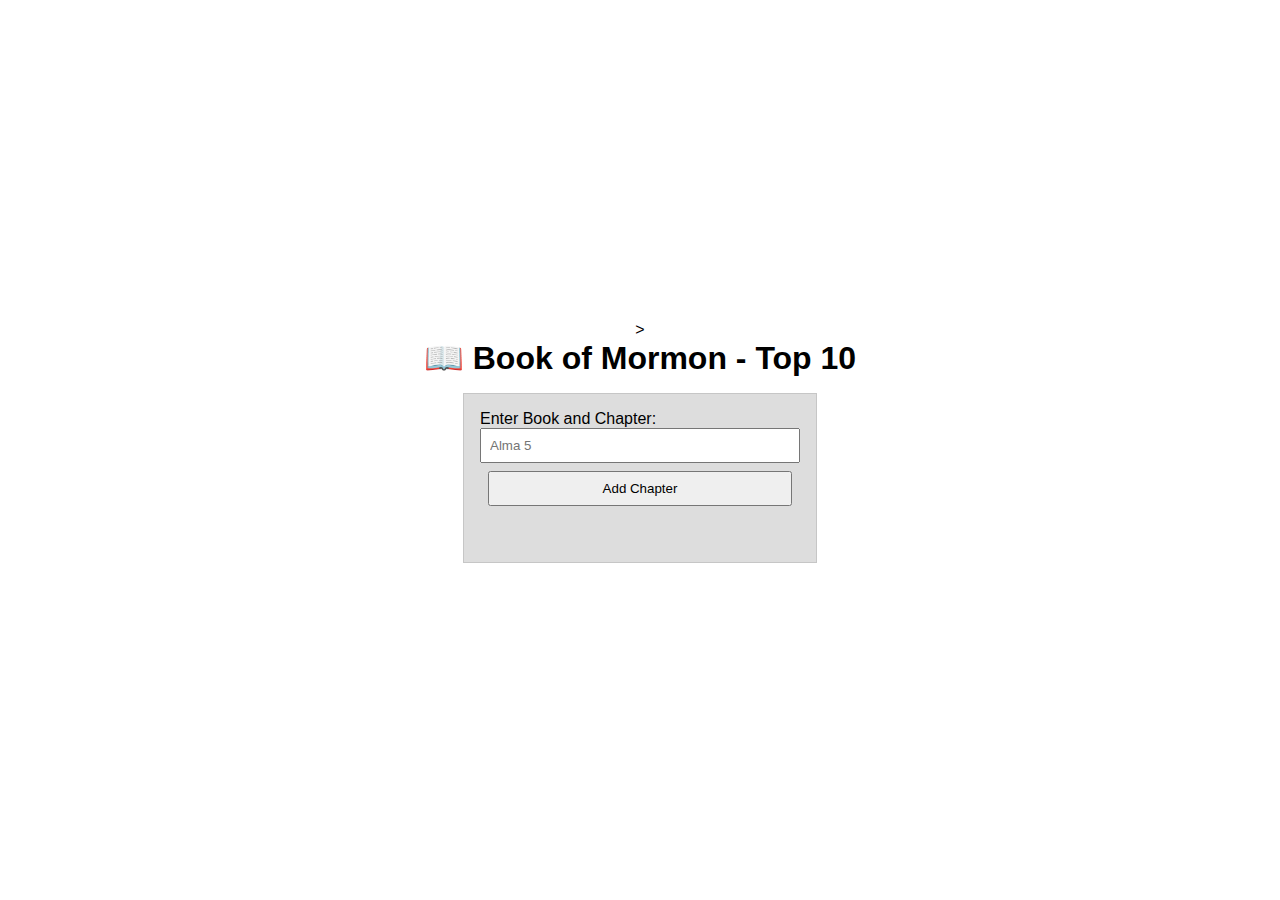
<file: week02/bom.html>
<!DOCTYPE html>>
<html lang="en">
<head>
    <meta charset="utf-8">
    <meta name="viewport" content="width=device-width, initial-scale=1.0">
    <title>Book Of Mormon | Angella Evelyn Ajulu</title>
    <meta name="description" content="Book Of Mormon favorite scripture chapters">
    <meta name="author" content="Angella E. Ajulu">
    <link rel="stylesheet" href="styles/bom.css">
</head>
<body>
    <h1>📖 Book of Mormon - Top 10</h1>
<main>
	<label for="favchap">Enter Book and Chapter: </label>
	<input type="text" id="favchap" placeholder="Alma 5">
	<button type="submit">Add Chapter</button>
	<ul id="list"></ul>
</main>
</body>
</html>
</file>
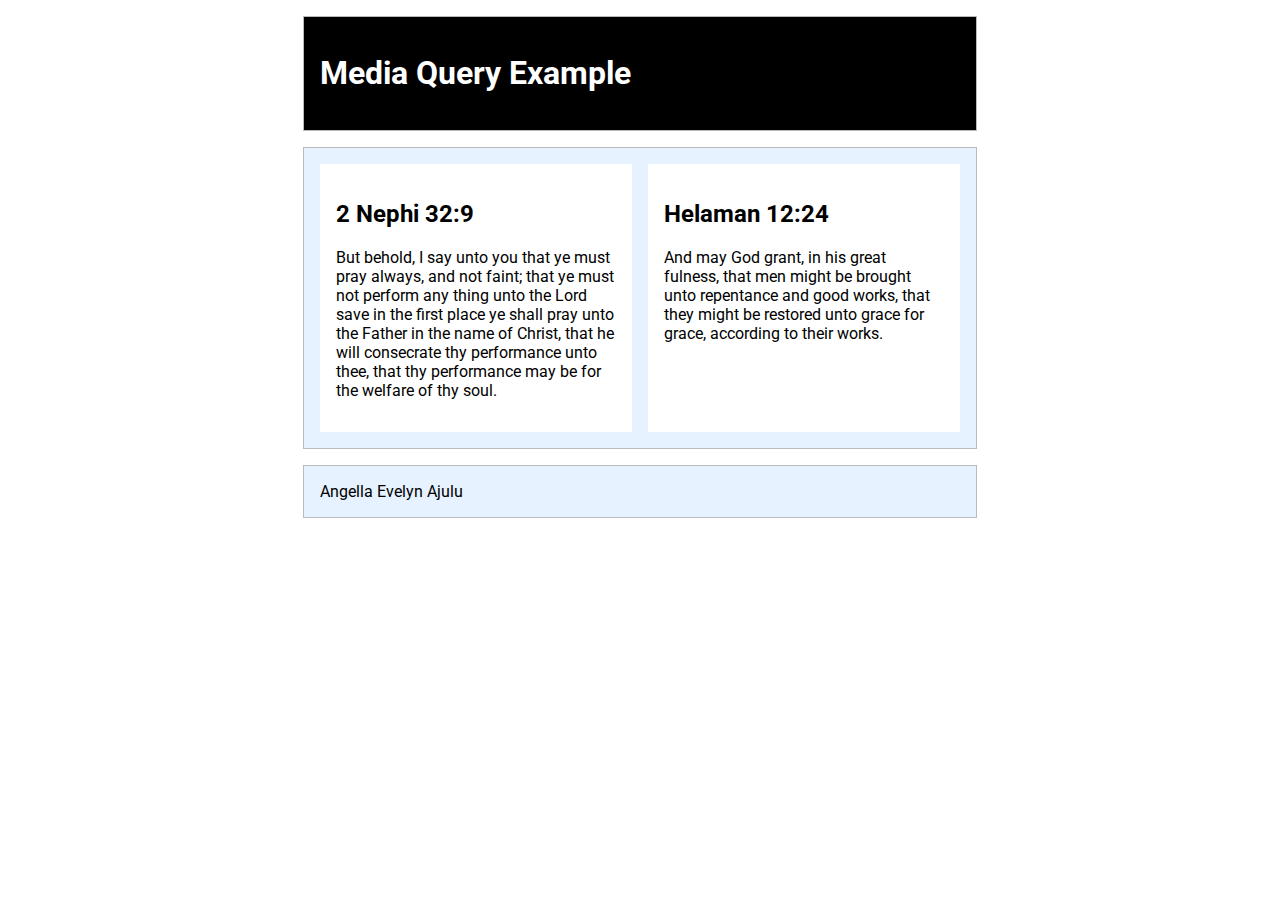
<file: week02/media-query.html>
<!DOCTYPE html>
<html lang="en">
<head>
  <meta charset="utf-8">
  <meta name="viewport" content="width=device-width, initial-scale=1.0">
  <title>WDD 131 – Media Query Example</title>
  <meta name="description" content="Media query learning activity example page.">
  <meta name="author" content="[Put your full name here]">
  <link rel="preconnect" href="https://fonts.googleapis.com">
  <link rel="preconnect" href="https://fonts.gstatic.com" crossorigin>
  <link href="https://fonts.googleapis.com/css2?family=Roboto&display=swap" rel="stylesheet">
  <link rel="stylesheet" href="styles/media-query.css">
  <link rel="stylesheet" href="styles/media-query-large.css">
</head>
<body>
<header>
  <h1>Media Query Example</h1>
</header>
<main>
  <section>
    <h2>2 Nephi 32:9</h2>
    <p>But behold, I say unto you that ye must pray always, and not faint; that ye must not perform any thing unto the Lord save in the first place ye shall pray unto the Father in the name of Christ, that he will consecrate thy performance unto thee, that thy performance may be for the welfare of thy soul.</p>
  </section>
  <section>
    <h2>Helaman 12:24</h2>
    <p>And may God grant, in his great fulness, that men might be brought unto repentance and good works, that they might be restored unto grace for grace, according to their works.</p>
  </section>
</main>
<footer>
    Angella Evelyn Ajulu
</footer>
</body>
</html>
</file>
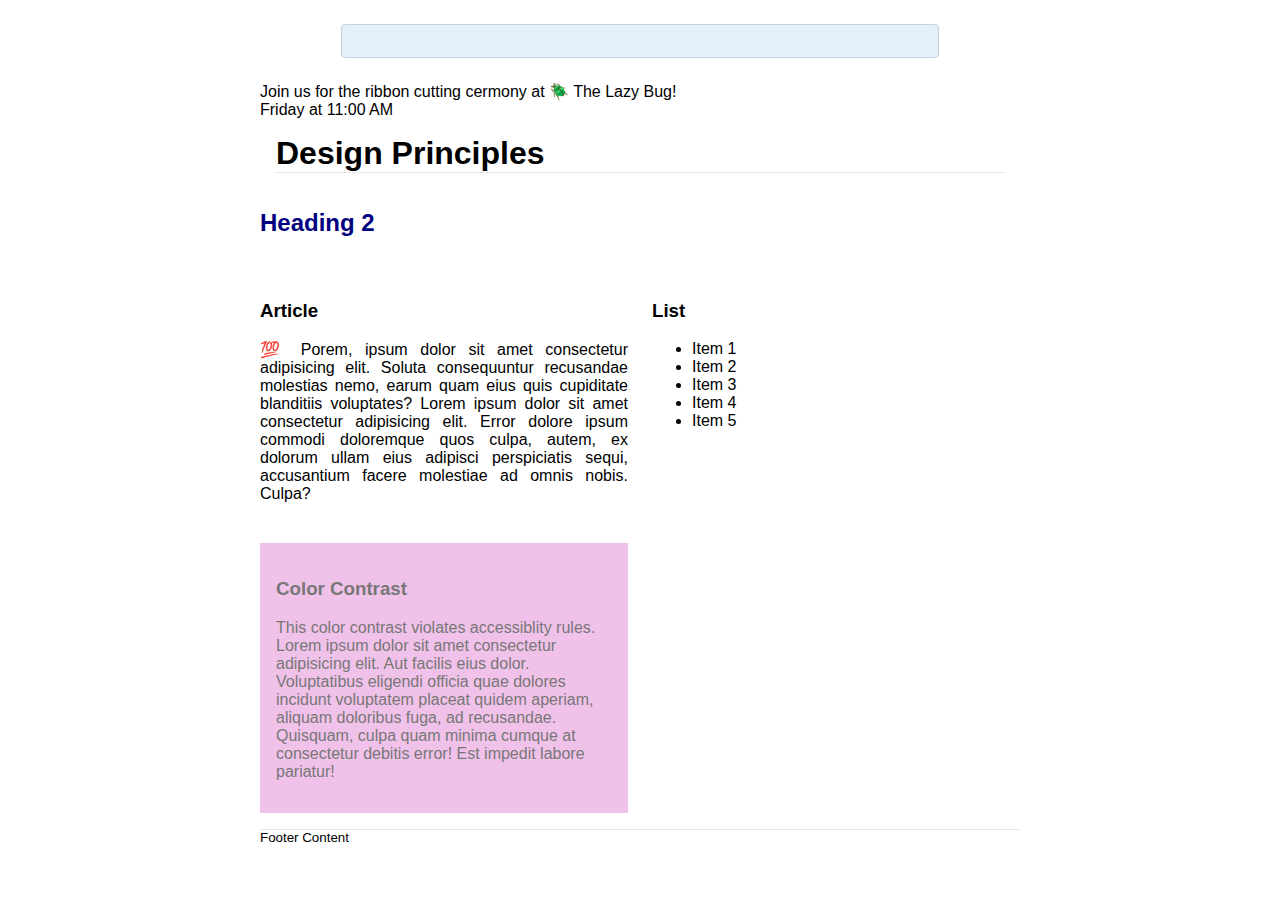
<file: week03/design.html>
<!DOCTYPE html>
<html lang="en">
<head>
    <meta charset="UTF-8">
    <meta name="viewport" content="width=device-width, initial-scale=1.0">
    <title>Design Principles</title>
    <meta name="description" content="">
    <meta name="author" content="Angella Evelyn Ajulu">
    <link rel="stylesheet" href="styles/design.css">
</head>
<body>
    <header>
	 <div class="banner"></div>Join us for the ribbon cutting cermony at 🪲 The Lazy Bug!<br>Friday at 11:00 AM</div>
	<h1>Design Principles</h1>
</header>
<main>
	<h2>Heading 2</h2>
	<section>
		<h3>Article</h3>
		<article>
			<p>💯 Porem, ipsum dolor sit amet consectetur adipisicing elit. Soluta consequuntur recusandae molestias nemo, earum quam eius quis cupiditate blanditiis voluptates? Lorem ipsum dolor sit amet consectetur adipisicing elit. Error dolore ipsum commodi doloremque quos culpa, autem, ex dolorum ullam eius adipisci perspiciatis sequi, accusantium facere molestiae ad omnis nobis. Culpa?</p>
		</article>
	</section>
	<section>
		<h3>List</h3>
		<ul>
			<li>Item 1</li>
			<li>Item 2</li>
			<li>Item 3</li>
			<li>Item 4</li>
			<li>Item 5</li>
		</ul>
	</section>
	<div class="callout">
		<h3>Color Contrast</h3>
		<p>This color contrast violates accessiblity rules. Lorem ipsum dolor sit amet consectetur adipisicing elit. Aut facilis eius dolor. Voluptatibus eligendi officia quae dolores incidunt voluptatem placeat quidem aperiam, aliquam doloribus fuga, ad recusandae. Quisquam, culpa quam minima cumque at consectetur debitis error! Est impedit labore pariatur!</p>
	</div>
</main>
<footer>
	Footer Content
</footer>
</body>
</html>
</file>
<file: styles/base.css>
/* ========================
Root Variables
======================== */
:root {
  --primary-blue: #245f95;
  --nav-hover: #74787c;
  --card-border: #cfcfcf;
  --body-bg: #f9f9f9;
  --footer-bg: #245f95;
  --card-radius: 12px;
  --max-width: 1100px;
  --card-bg-light: #ffffff;
  --card-bg-alt: #f0f4f8;
}

/* ========================
Global Reset & Typography
======================== */
* {
  box-sizing: border-box;
  margin: 0;
  padding: 0;
}

html, body {
  height: 100%;
  font-family: 'Merriweather', serif;
  background: var(--body-bg);
  color: #222;
  line-height: 1.6;
}

/* ========================
Header & Navigation
======================== */
header {
  background: var(--primary-blue);
  color: #fff;
  text-align: center;
  padding: 1rem 0;
  box-shadow: 0 2px 8px rgba(0,0,0,0.15);
}

#course-title {
  display: block;
  font-size: 1.5rem;
  font-weight: 600;
  letter-spacing: 0.5px;
  margin-bottom: 0.75rem;
}

nav {
  background-color: #74787c;
  padding: 0.75rem 0;
}

nav ul {
  list-style: none;
  display: flex;
  justify-content: center;
  gap: 1rem;
}

nav a {
  text-decoration: none;
  color: #fff;
  font-weight: 600;
  padding: 0.4rem 1.5rem;
  border-radius: 10px;
  transition: background 0.25s ease;
}

nav a:hover {
  background: var(--nav-hover);
}

/* ========================
Main Layout
======================== */
main {
  max-width: var(--max-width);
  margin: 2rem auto;
  padding: 0 1rem;
  display: grid;
  grid-template-columns: 2fr 1fr;
  gap: 2rem;
}

main h1 {
  grid-column: 1 / -1;
  text-align: center;
  font-size: 2.3rem;
  font-weight: 600;
  margin: 1rem 0 2rem;
}

/* ========================
Cards
======================== */
.card {
  background: var(--card-bg-light);
  border: 1px solid var(--card-border);
  border-radius: var(--card-radius);
  overflow: hidden;
  padding: 1rem;
  box-shadow: 0 4px 12px rgba(0,0,0,0.08);
  margin-bottom: 2rem;
}

.card h2 {
  background: var(--primary-blue);
  color: #fff;
  text-align: center;
  padding: 0.7rem;
  font-size: 1.2rem;
  font-weight: 600;
  margin-bottom: 1rem;
  border-top-left-radius: var(--card-radius);
  border-top-right-radius: var(--card-radius);
}

/* ========================
Card Content Flex Layout
======================== */
.card-content {
  display: flex;
  gap: 1.5rem;
  align-items: center; /* vertically centers images with text */
  flex-wrap: wrap;
  padding: 1rem 0;
}

/* About Me Section: text left, profile right */
.card-content.about-me {
  background: var(--card-bg-light);
}

.card-content.about-me .text {
  flex: 1;
}

.card-content.about-me img.profile {
  order: 2;
  width: 150px;
  border-radius: 10px;
  box-shadow: 0 2px 6px rgba(0,0,0,0.15);
}

/* Separator line */
.section-separator {
  border: 0;
  border-top: 1px solid #ccc;
  margin: 1.5rem 0;
}

/* Flag Section: image left, text right */
.card-content.flag-section {
  background: var(--card-bg-alt);
  padding: 1rem;
  border-radius: var(--card-radius);
}

.card-content.flag-section .text {
  flex: 1;
}

.card-content.flag-section img.flag {
  width: 160px;
  border-radius: 8px;
  box-shadow: 0 2px 6px rgba(0,0,0,0.15);
}

/* Card text */
.card-content p {
  font-size: 1rem;
  line-height: 1.55;
}

/* Figures (optional images/captions) */
figure {
  padding: 1rem;
  text-align: center;
}

figure img {
  width: 160px;
  display: block;
  margin: auto;
  border-radius: 8px;
  box-shadow: 0 2px 6px rgba(0,0,0,0.15);
}

figure figcaption {
  font-size: 0.85rem;
  margin-top: 0.5rem;
  color: #555;
}

/* ========================
Footer
======================== */
footer {
  background: var(--footer-bg);
  color: white;
  text-align: center;
  padding: 1.6rem 0;
  margin-top: 3rem;
  font-size: 0.95rem;
  box-shadow: 0 -2px 8px rgba(0,0,0,0.15);
}

/* ========================
Responsive Layout
======================== */
@media (max-width: 850px) {
  main {
    grid-template-columns: 1fr;
  }

  nav ul {
    flex-direction: column;
    gap: 0.75rem;
  }

  .card-content {
    flex-direction: column;
    text-align: center;
  }

  .card-content.about-me img.profile,
  .card-content.flag-section img.flag {
    width: 180px;
  }

  .section-separator {
    margin-top: 2rem;
    margin-bottom: 2rem;
  }
}
</file>
<file: project/styles/style.css>
body {
    font-family: 'Open Sans', sans-serif;
    margin: 0;
    padding: 0;
    line-height: 1.6;
    background-color: #b7e4c7;
    color: #333;
}
header {
    background-color: #2d6a4f;
    color: white;
    padding: 1rem;
    display: flex;
    align-items: center;
    justify-content: space-between;
}
.logo { 
    height: 50px; 
}
nav ul { 
    list-style: none; 
    display: flex; 
    gap: 15px; 
}
nav ul li a { 
    color: white; 
    text-decoration: none; 
    font-weight: bold; 
    transition: 0.3s; 
}
nav ul li a:hover { 
    transform: scale(1.05); 
}
main {
     padding: 2rem; 
    }
.hero { 
    position: relative; 
}
.hero img { 
    width: 100%; 
    height: auto; 
}
.hero-text { 
    position: absolute; 
    top: 50%; left: 50%; 
    transform: translate(-50%, -50%); 
    color: white; 
    text-align: center; 
}
.guides-grid {
    display: grid;
    grid-template-columns: repeat(auto-fit, minmax(280px, 1fr));
    gap: 2rem;
    padding: 2rem 0;
}
.guide {
    background: #ffffff;
    border-radius: 15px;
    overflow: hidden;
    box-shadow: 0 4px 10px rgba(0, 0, 0, 0.1);
    transition: transform 0.3s ease, box-shadow 0.3s ease;
    cursor: pointer;
}


.guide:hover {
    transform: translateY(-8px);
    box-shadow: 0 6px 16px rgba(0, 0, 0, 0.18);
}


.guide img {
    width: 100%;
    height: 200px;
    object-fit: cover;
    border-bottom: 3px solid #2d6a4f;
    transition: filter 0.3s ease;
}


.guide img:hover {
    filter: brightness(1.1);
}


.guide h3 {
    text-align: center;
    padding: 1rem;
    font-size: 1.25rem;
    color: #1b4332;
}


.guide p {
    padding: 0 1rem 1.5rem;
    font-size: 1rem;
    line-height: 1.5;
}
form { 
    display: flex; 
    flex-direction: column; 
    gap: 0.5rem; 
}
input, textarea { 
    padding: 0.5rem; 
    width: 100%; 
    max-width: 400px; 
}
button { 
    background-color: #2d6a4f; 
    color: white; 
    border: none; 
    padding: 0.5rem 1rem; 
    cursor: pointer; 
    transition: 0.3s; 
}
button:hover { 
    background-color: #1b4332; 
    transform: scale(1.05); 
}
footer { 
    text-align: center; 
    padding: 1rem; 
    background-color: #f1f1f1; 
}
</file>
<file: styles/form.css>
* {
  margin: 0;
  padding: 0;
  box-sizing: border-box;
}

body {
  font-family: Arial, sans-serif;
  background: #ebe7e8;
  padding: 20px;
  line-height: 1.5;
  color: #222;
}

header {
  text-align: center;
  margin-bottom: 20px;
  color: #f5f1f1;
  background:#461891 ;
}

main {
  max-width: 700px;
  margin: auto;
  background: rgb(228, 218, 235);
  padding: 20px;
  border-radius: 8px;
}

/* FORM */
form {
  display: flex;
  flex-direction: column;
  gap: 15px;
}

label {
  font-weight: bold;
  margin-top: 10px;
}

input, select, textarea {
  width: 100%;
  padding: 10px;
  border: 1px solid #aaa;
  border-radius: 5px;
}

.required {
  color: red;
  font-weight: bold;
}

/* RATING STARS */
.stars {
  display: flex;
  flex-direction: row-reverse;
  justify-content: flex-end;
}

.stars input {
  display: none;
}

.stars label {
  font-size: 2rem;
  cursor: pointer;
}

.stars input:checked ~ label {
  color: gold;
}

/* BUTTON */
input[type="submit"], .back-btn {
  background: #0077cc;
  color: white;
  padding: 12px;
  border: none;
  border-radius: 6px;
  margin-top: 10px;
  cursor: pointer;
  text-align: center;
}

input[type="submit"]:hover, .back-btn:hover {
  background: #005fa3;
  
}


/* FOOTER */
footer {
  text-align: center;
  margin-top: 20px;
  color: #f5f1f1;
  background:#461891 ;
}

/* === DESKTOP RESPONSIVE BREAKPOINT === */
@media (min-width: 768px) {
  form {
    display: grid;
    grid-template-columns: 1fr 1fr;
    gap: 20px;
  }

  label, textarea, fieldset, .rating {
    grid-column: span 2;
  }

  input[type="submit"] {
    grid-column: span 2;
    font-size: 1.1rem;
  }
}
</file>
<file: styles/place.css>
/* COLORS */
:root {
    --uganda-green: #0b6623;
    --title-bg: rgba(11, 102, 35, 0.9);
    --card-bg: rgba(255, 255, 255, 0.88);
    --footer-bg: #a8002c;
}

/* GENERAL */
body {
    margin: 0;
    font-family: Arial, sans-serif;
    background: #e5e5e5;
}

/* HEADER */
header {
    background: var(--uganda-green);
    padding: 2rem 0;
    text-align: center;
}

header h1 {
    margin: 0;
    color: white;
    font-size: 2.6rem;
    font-weight: bold;
}

/* HERO IMAGE SECTION */
.hero {
    position: relative;
}

.hero img {
    display: block;
    width: 100%;
    height: auto;
}

/* CARDS (float over the hero image) */
.card {
    position: absolute;
    width: 260px;
    padding: 1rem;
    background: var(--card-bg);
    border-radius: 8px;
    box-shadow: 0 4px 12px rgba(0,0,0,0.25);
    backdrop-filter: blur(5px);
}

/* CARD TITLE BAR (matches screenshot) */
.card-title {
    background: var(--title-bg);
    color: white;
    padding: 0.6rem 0.8rem;
    font-size: 1.3rem;
    border-radius: 6px;
    margin-bottom: 1rem;
    display: flex;
    align-items: center;
    gap: 8px;
}

/* EXACT POSITIONING LIKE SCREENSHOT */
.data-card {
    top: 40px;
    left: 40px;
}

.weather-card {
    bottom: 40px;
    right: 40px;
}

/* LIST STYLE */
ul {
    list-style: none;
    padding: 0;
    margin: 0;
}

li {
    margin: 0.4rem 0;
}

/* FOOTER */
footer {
    background: var(--footer-bg);
    color: white;
    text-align: center;
    padding: 1.5rem 0;
    margin-top: 2rem;
    font-size: 1rem;
}

/* MOBILE RESPONSIVE */
@media (max-width: 700px) {

    .card {
        position: static;
        width: 90%;
        width: 90%;
        margin: 1rem auto;
    }

    .hero {
        padding-bottom: 1rem;
    }
}
</file>
<file: styles/temples-large.css>
@media (min-width: 700px) {

  /* DESKTOP HEADER */
  header {
    padding: 1.5rem 2rem;
  }

  /* DESKTOP NAV */
  nav {
    display: flex !important;
    flex-direction: row;
    gap: 2rem;
    justify-content: flex-end;
    margin: 0;
  }

  #hamburger {
    display: none;
  }

  nav a {
    padding: 0.5rem 1rem;
  }

  /* DESKTOP GRID */
  .grid-container {
    grid-template-columns: repeat(3, 1fr);
    gap: 2rem;
  }
}
</file>
<file: project/styles/siteplan.css>
/* Color Scheme */
:root {
  --primary: #2d6a4f;
  --secondary: #b7e4c7;
}

body {
  font-family: "Open Sans", sans-serif;
  background-color: var(--secondary);
  margin: 0;
  padding: 20px;
  max-width: 900px;
  color: #1b3a2a;
  line-height: 1.7;
}

h1, h2, h3 {
  font-family: "Poppins", sans-serif;
  color: var(--primary);
}

.color-box {
  width: 120px;
  height: 40px;
  border-radius: 6px;
  display: inline-block;
  margin-bottom: 8px;
}

.primary { background-color: var(--primary); }
.secondary { background-color: var(--secondary); }

.wireframe {
  border: 2px dashed var(--primary);
  padding: 20px;
  background-color: #ffffff;
  border-radius: 8px;
  margin-bottom: 20px;
}

.wireframe img {
  width: 100%;
  max-width: 500px;
  border-radius: 10px;
  display: block;
  margin: 10px 0;
}
</file>
<file: week02/styles/bom.css>
* {
	margin: 0;
	padding: 0;
}

body {
	height: 100vh;
	display: flex;
	flex-direction: column;
	align-items: center;
	justify-content: center;
	font-family: Acme, Arial, sans-serif;
}

h1 {
	font-size: 1.5rem;
}

main {
	margin: 1rem auto;
	border: 1px solid rgb(0 0 0 / 0.1);
	padding: 1rem;
	background-color: #ddd;
	display: flex;
	flex-direction: column;
}

input,
button {
	padding: 0.5rem;
}

button {
	margin: 0.5rem;
}

.delete {
	width: fit-content;
}

.input {
	display: flex;
	gap: 1rem;
}

.list {
	padding: 0.5rem;
}

ul {
	margin: 1rem;
	list-style: none;
}

li {
	display: flex;
	align-items: center;
	justify-content: space-between;
}

@media only screen and (min-width: 32.5em) {
	h1 {
		font-size: 2rem;
	}

	main {
		width: 320px;
	}
}
</file>
<file: week02/styles/media-query.css>
body {
  font-family: 'Roboto', sans-serif;
}

header, main, footer {
  max-width: 640px;
  margin: 1rem auto;
  border: 1px solid #bbb;
  padding: 1rem;
  background-color: #e6f2ff;
}

main {
  display: grid;
  grid-template-columns: 1fr;
  grid-gap: 1rem;
}

section {
  padding: 1rem;
  background-color: #fff;
}
</file>
<file: week02/styles/media-query-large.css>
@media screen and (min-width: 500px){
    header {
        background-color: black;
        color: white;
    }
    main {
        display: grid;
        grid-template-columns: 1fr 1fr;
        gap: 1rem;
    }
}
</file>
<file: week03/styles/design.css>
body {
	font-family: Roboto, helvetica, sans-serif;
	margin: 1rem;
}

header,
main,
footer {
	max-width: 760px;
	margin: 0 auto;
}

.banner {
    background-color: #e6f0fa;      /* light blue background */
    border: 1px solid #c3d2e0;      /* light grey-blue border */
    padding: 1rem 2rem;             /* space inside the box */
    margin: 1.5rem auto;            /* space above/below + center it */
    width: 70%;                     /* matches screenshot width */
    text-align: center;             /* center the text */
    font-weight: 600;               /* bold text */
    font-size: 1rem;
    border-radius: 4px;             /* slight rounding like screenshot */
}

h1 {
	border-bottom: 1px solid rgba(0, 0, 0, 0.1);
	margin: 1rem;
}

main {
	display: grid;
	grid-template-columns: 1fr 1fr;
	gap: 1.5rem;
}

h2 {
	color: navy;
	text-align: left;
	grid-column: 1 / 3; 
}

h3 {
	margin-bottom: o.5rem;
}

article p {
	text-align: justify;
}

.callout {
	color: #777;
	background-color: #f1c2e9;
    padding: 1rem;
}

footer {
	margin-top: 1rem;
	border-top: 1px solid rgba(0, 0, 0, 0.1);
	font-size: smaller;
	text-align: left;
}
</file>
<file: styles/temples.css>
/* GLOBAL RESET */
* {
  margin: 0;
  padding: 0;
  box-sizing: border-box;
}

/* BODY */
body {
  font-family: "Poppins", sans-serif;
  background-color: #fff;
  color: #333;
  line-height: 1.5;
}

/* HEADER */
header {
  background-color: #4b006e; /* BYUI example purple */
  color: white;
  width: 100%;
  padding: 1rem;
  display: flex;
  justify-content: space-between;
  align-items: center;
  white-space: nowrap;
}

header h1 {
  font-size: 1.2rem;
}

/* HAMBURGER */
#hamburger {
  font-size: 1.8rem;
  background: none;
  color: white;
  border: none;
  cursor: pointer;
}

/* NAV (MOBILE HIDDEN) */
nav {
  display: none;
  flex-direction: column;
  width: 100%;
  margin-top: 1rem;
}

nav a {
  text-decoration: none;
  color: white;
  padding: 0.7rem;
  text-align: center;
}

nav a:hover {
  background-color: rgba(255, 255, 255, 0.25);
}

/* MAIN */
main {
  max-width: 900px;
  margin: auto;
  padding: 1rem;
}

main h1 {
  text-align: center;
  margin-bottom: 1rem;
}

/* GALLERY GRID */
.grid-container {
  display: grid;
  grid-template-columns: 1fr; /* Mobile = 1 column */
  gap: 1.5rem;
}

figure img {
  width: 100%;
  height: auto;
}

figure {
  text-align: center;
}

/* FOOTER */
footer {
  margin-top: 3rem;
  padding: 1rem;
  background-color: #4b006e;
  color: white;
  text-align: center;
  font-size: 0.9rem;
}
</file>
